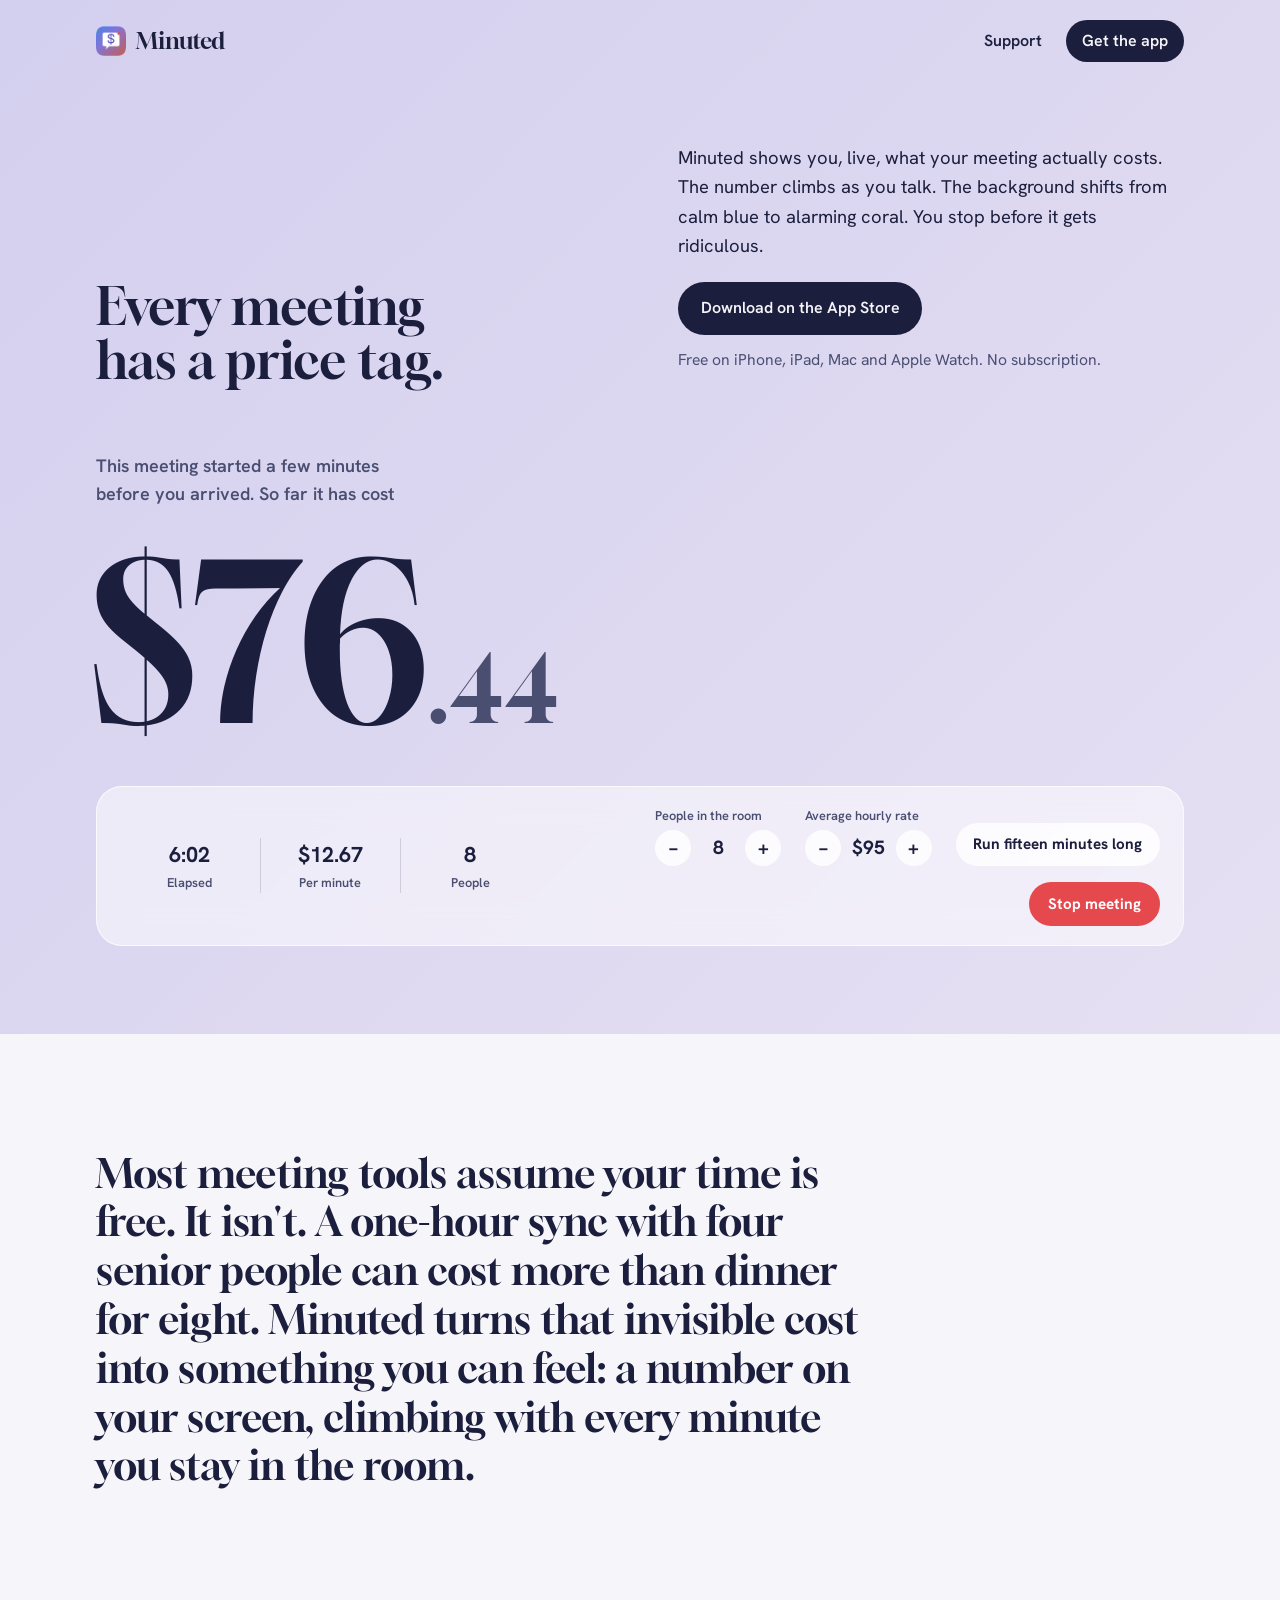
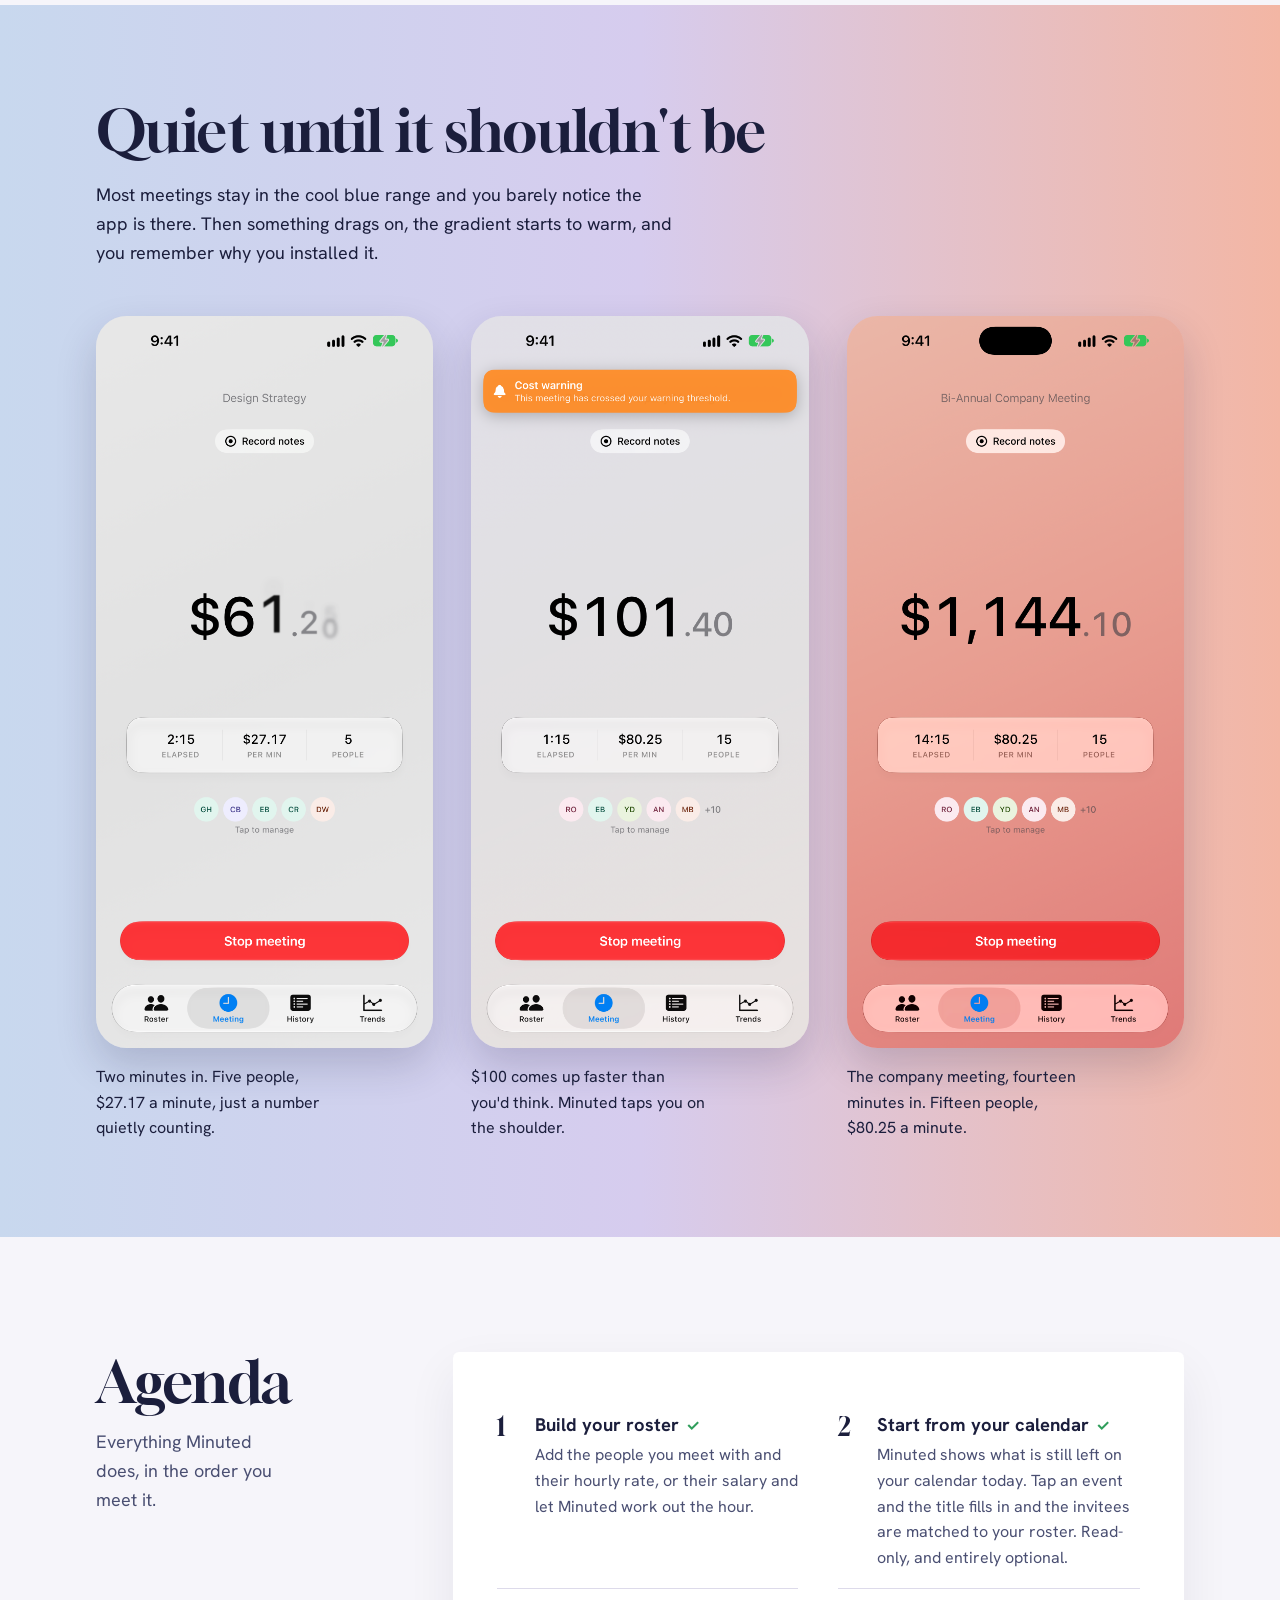
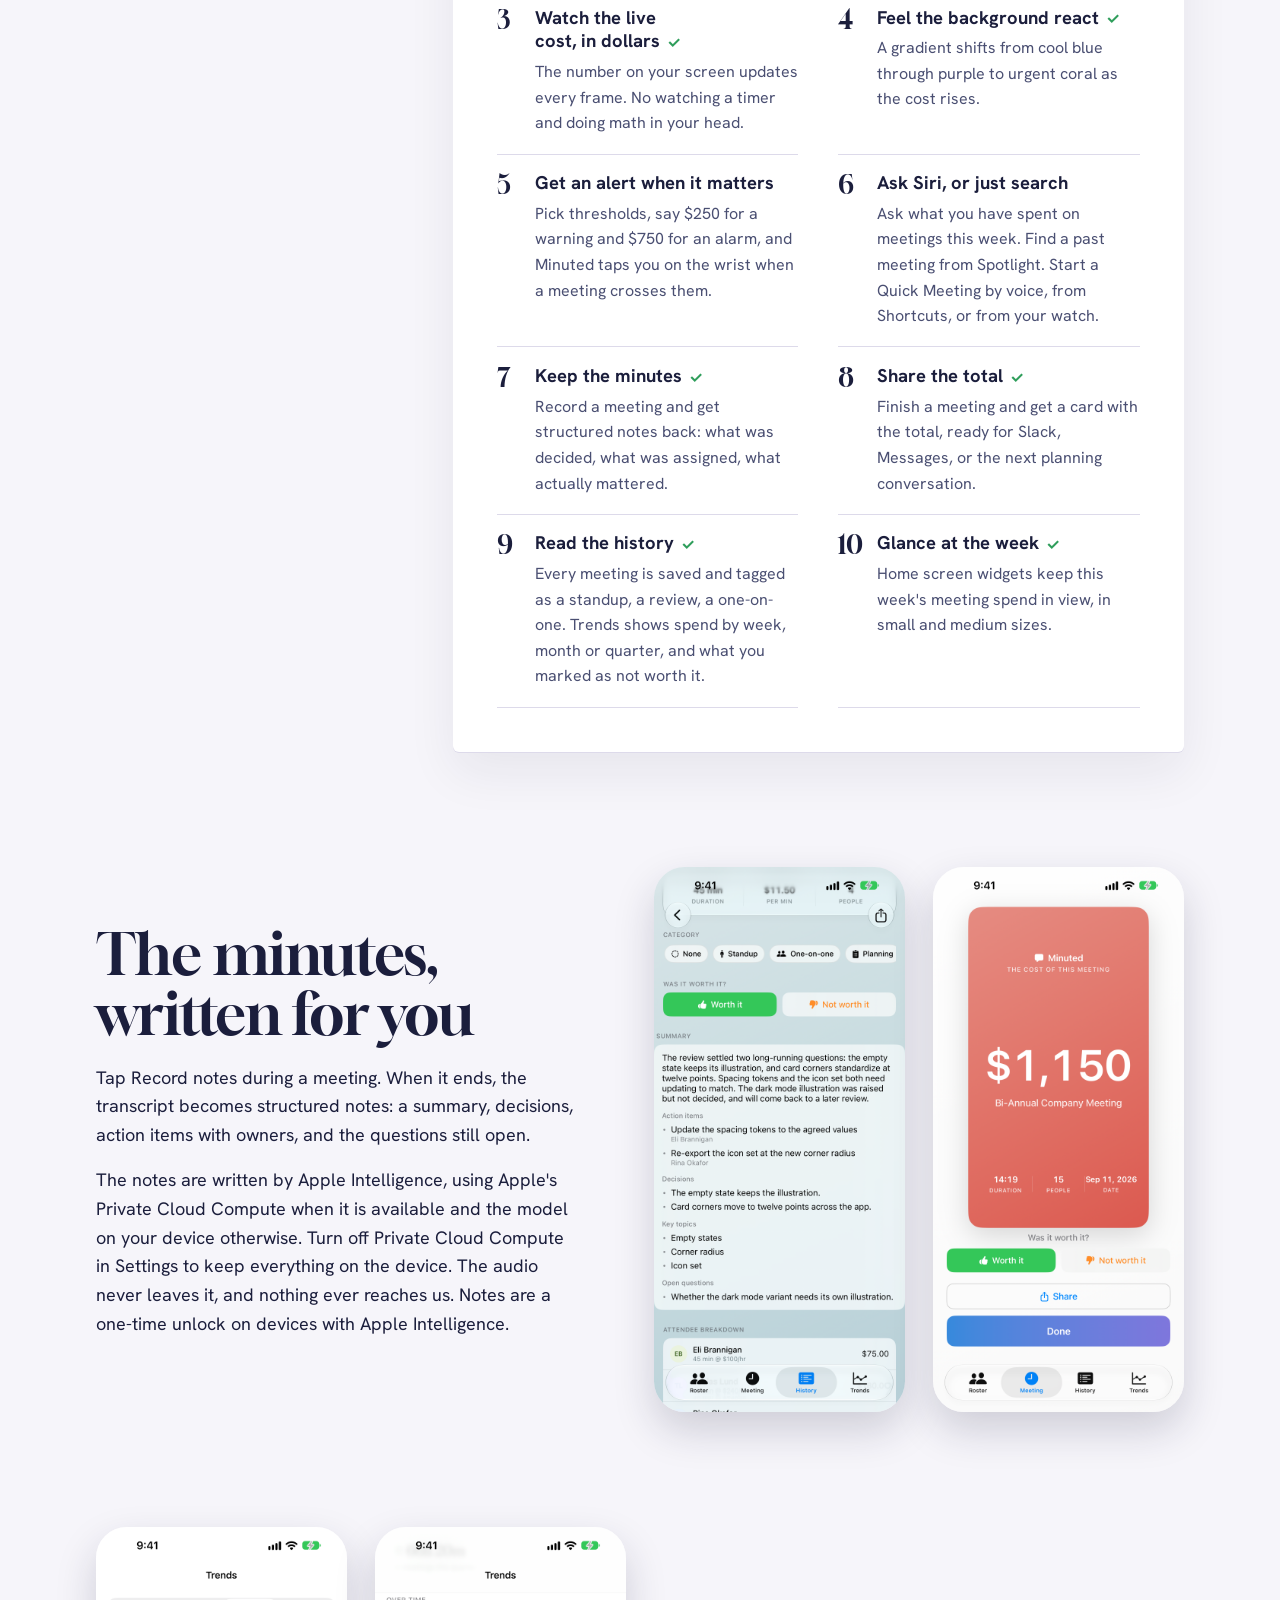
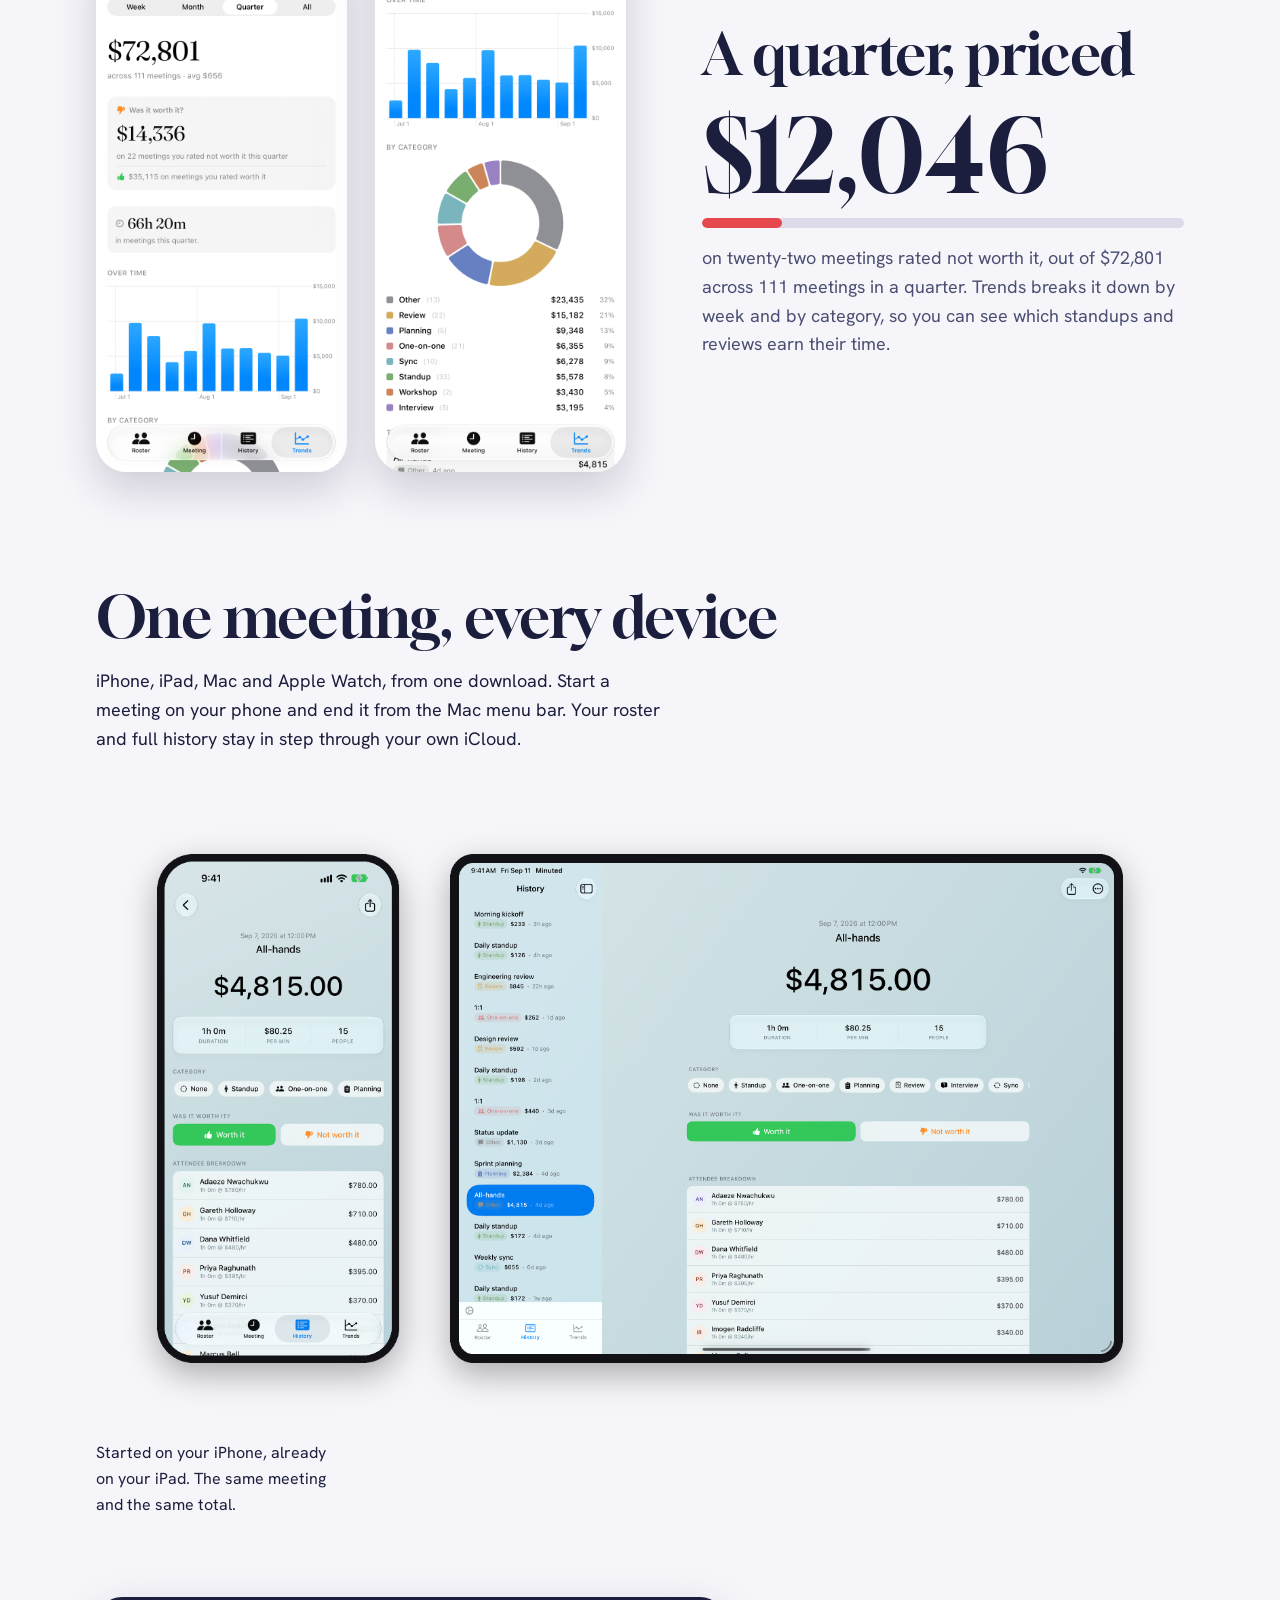
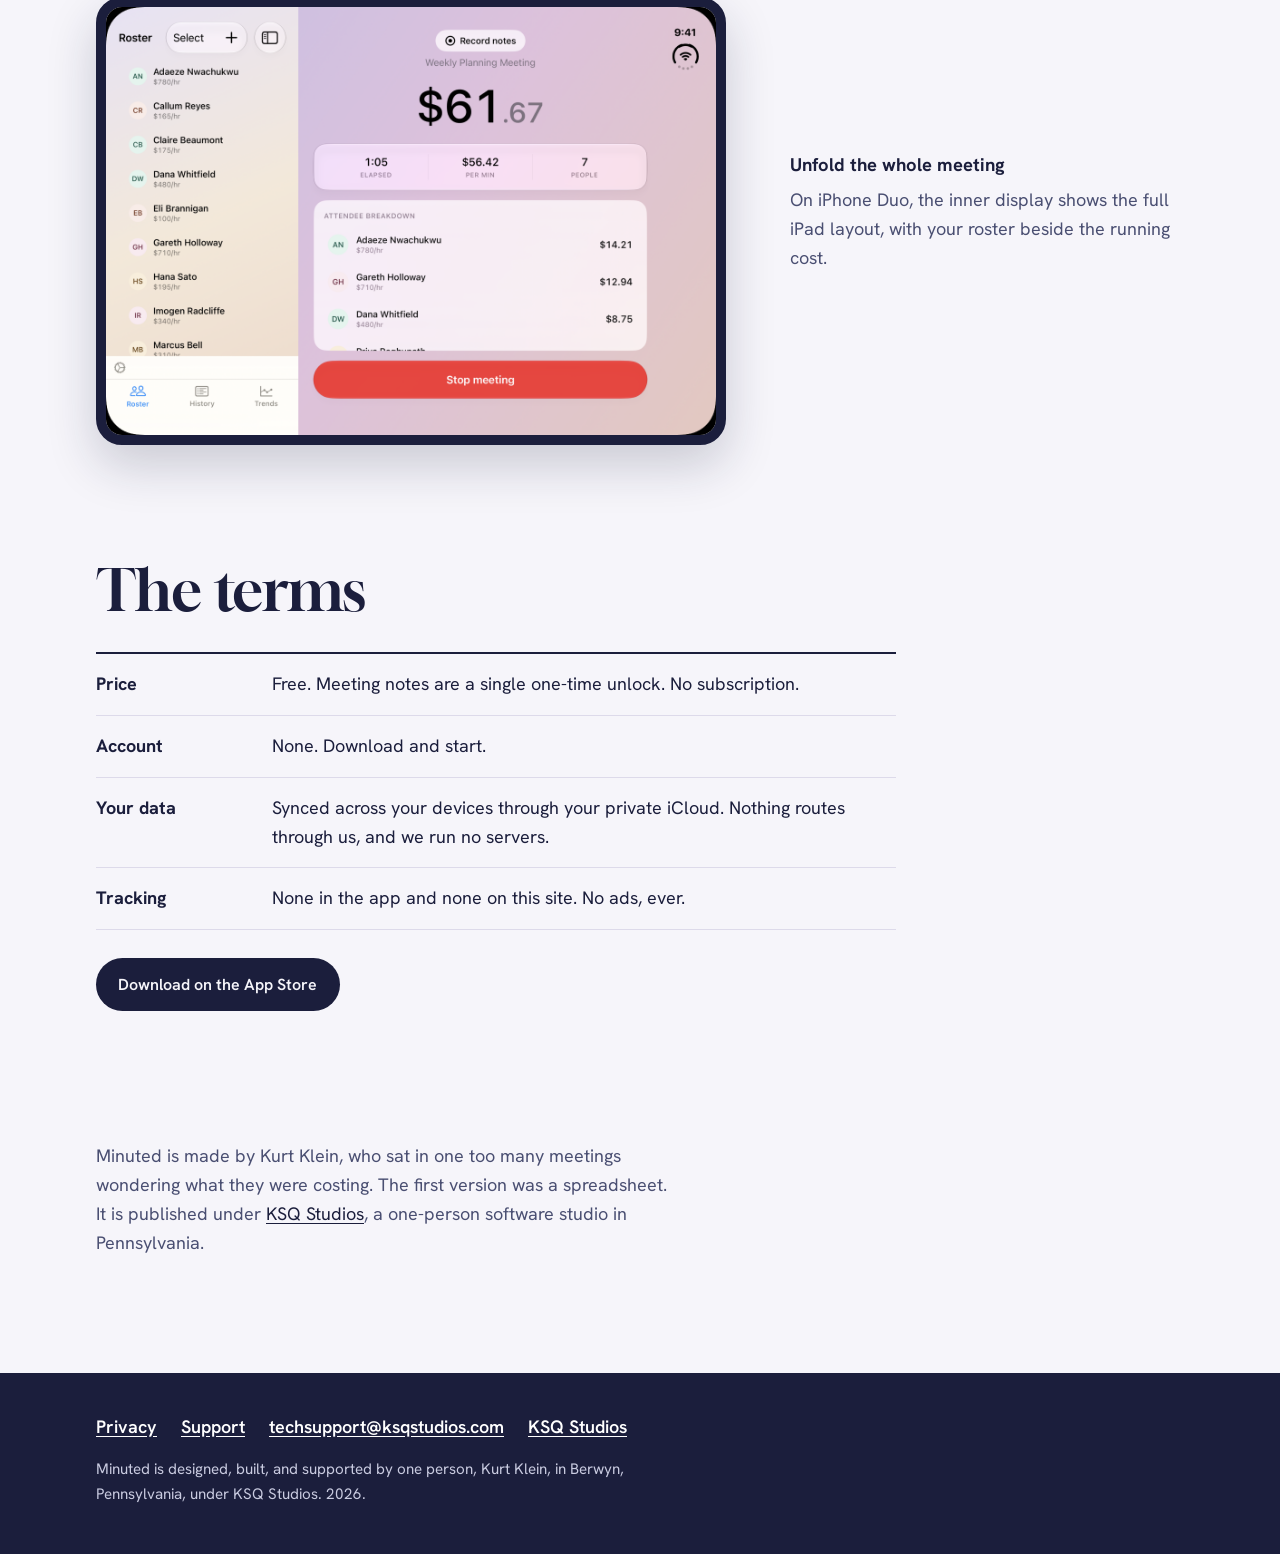
<file: index.html>
<!DOCTYPE html>
<html lang="en">
<head>
  <meta charset="UTF-8">
  <meta name="viewport" content="width=device-width, initial-scale=1.0">
  <meta name="description" content="Minuted shows you the real cost of your meetings, live, in dollars, as they happen.">
  <title>Minuted, the cost of this meeting</title>
  <meta name="theme-color" content="#cfdcef">

  <link rel="icon" type="image/png" href="/favicon.png">
  <link rel="apple-touch-icon" href="/apple-touch-icon.png">

  <meta property="og:title" content="Minuted">
  <meta property="og:description" content="See what your meetings actually cost. Live, in dollars, as they happen.">
  <meta property="og:type" content="website">
  <meta property="og:url" content="https://minuted.org">
  <meta property="og:image" content="https://minuted.org/og-image.png">
  <meta property="og:image:width" content="1200">
  <meta property="og:image:height" content="630">
  <meta name="twitter:card" content="summary_large_image">
  <meta name="twitter:image" content="https://minuted.org/og-image.png">

  <link rel="canonical" href="https://minuted.org">

  <script type="application/ld+json">
  {
    "@context": "https://schema.org",
    "@type": "SoftwareApplication",
    "name": "Minuted",
    "description": "See what your meetings actually cost. Live, in dollars, as they happen.",
    "operatingSystem": "iOS 26, iPadOS 26, macOS 26, watchOS 26 or later",
    "applicationCategory": "BusinessApplication",
    "offers": {
      "@type": "Offer",
      "price": "0",
      "priceCurrency": "USD"
    },
    "url": "https://minuted.org",
    "downloadUrl": "https://apps.apple.com/us/app/minuted/id6764897137",
    "image": "https://minuted.org/og-image.png",
    "screenshot": [
      "https://minuted.org/screenshots/meeting-cool.png",
      "https://minuted.org/screenshots/meeting-warning.png",
      "https://minuted.org/screenshots/meeting-alarm.png",
      "https://minuted.org/screenshots/meeting-notes.png",
      "https://minuted.org/screenshots/share-card.png",
      "https://minuted.org/screenshots/trends-quarter.png",
      "https://minuted.org/screenshots/trends-category.png",
      "https://minuted.org/screenshots/sync-devices.png",
      "https://minuted.org/screenshots/duo-meeting.png"
    ],
    "author": {
      "@type": "Organization",
      "name": "KSQ Studios LLC",
      "url": "https://ksqstudios.com"
    }
  }
  </script>

  <link rel="preconnect" href="https://fonts.googleapis.com">
  <link rel="preconnect" href="https://fonts.gstatic.com" crossorigin>
  <link href="https://fonts.googleapis.com/css2?family=Gloock&family=Hanken+Grotesk:wght@400;500;600;700&display=swap" rel="stylesheet">
  <link rel="stylesheet" href="/styles.css">
</head>
<body>

  <header class="bar">
    <div class="bar-inner">
      <a class="mark" href="/">
        <img src="/apple-touch-icon.png" alt="" width="30" height="30">
        Minuted
      </a>
      <nav aria-label="Site">
        <a href="/support">Support</a>
        <a class="bar-cta" href="https://apps.apple.com/us/app/minuted/id6764897137" rel="noopener">Get the app</a>
      </nav>
    </div>
  </header>

  <main>

    <!-- The meter. The band's colour follows the running cost, from calm blue
         through lilac to coral, the way the app's background does. -->
    <section class="meter" id="meter" aria-labelledby="meter-title">
      <div class="meter-inner">
        <div class="meter-top">
          <h1 id="meter-title">Every meeting has a price tag.</h1>
          <div class="meter-pitch">
            <p>
              Minuted shows you, live, what your meeting actually costs. The
              number climbs as you talk. The background shifts from calm blue
              to alarming coral. You stop before it gets ridiculous.
            </p>
            <p class="buy">
              <a class="button" href="https://apps.apple.com/us/app/minuted/id6764897137" rel="noopener">Download on the App Store</a>
              <span>Free on iPhone, iPad, Mac and Apple Watch. No subscription.</span>
            </p>
          </div>
        </div>

        <p class="meter-label" id="meter-label">This meeting started a few minutes before you arrived. So far it has cost</p>
        <p class="meter-figure" aria-describedby="meter-label"><span id="meter-dollars">$0</span><span class="meter-cents" id="meter-cents">.00</span></p>

        <p class="meter-warning" id="meter-warning" role="status" hidden></p>

        <div class="share" id="share" hidden>
          <div class="share-card">
            <p class="share-brand">Minuted</p>
            <p class="share-title">The cost of this meeting</p>
            <p class="share-total" id="share-total">$0</p>
            <dl class="share-stats">
              <div><dt>Duration</dt><dd id="share-elapsed">0:00</dd></div>
              <div><dt>People</dt><dd id="share-people">8</dd></div>
            </dl>
          </div>
          <div class="share-side">
            <p>That is the card Minuted hands you when a meeting ends, ready to share.</p>
            <button type="button" class="skip" id="restart">Start a new meeting</button>
          </div>
        </div>

        <div class="meter-panel">
          <dl class="meter-stats">
            <div><dt>Elapsed</dt><dd id="meter-elapsed">0:00</dd></div>
            <div><dt>Per minute</dt><dd id="meter-rate">$12.67</dd></div>
            <div><dt>People</dt><dd id="meter-people-stat">8</dd></div>
          </dl>

          <div class="meter-controls">
            <div class="stepper" role="group" aria-labelledby="people-label">
              <span class="stepper-label" id="people-label">People in the room</span>
              <button type="button" id="people-down" aria-label="One fewer person">&minus;</button>
              <output id="people" aria-live="polite">8</output>
              <button type="button" id="people-up" aria-label="One more person">+</button>
            </div>
            <div class="stepper" role="group" aria-labelledby="rate-label">
              <span class="stepper-label" id="rate-label">Average hourly rate</span>
              <button type="button" id="rate-down" aria-label="Lower the rate by five dollars">&minus;</button>
              <output id="rate" aria-live="polite">$95</output>
              <button type="button" id="rate-up" aria-label="Raise the rate by five dollars">+</button>
            </div>
            <button type="button" class="skip" id="skip">Run fifteen minutes long</button>
            <button type="button" class="stop" id="stop">Stop meeting</button>
          </div>
        </div>

      </div>
    </section>

    <section class="idea">
      <p>
        Most meeting tools assume your time is free. It isn't. A one-hour sync
        with four senior people can cost more than dinner for eight. Minuted
        turns that invisible cost into something you can feel: a number on
        your screen, climbing with every minute you stay in the room.
      </p>
    </section>

    <section class="calm" aria-labelledby="calm-title">
      <div class="calm-inner">
        <h2 id="calm-title">Quiet until it shouldn't be</h2>
        <p class="calm-lede">
          Most meetings stay in the cool blue range and you barely notice the
          app is there. Then something drags on, the gradient starts to warm,
          and you remember why you installed it.
        </p>
        <div class="calm-shots">
          <figure>
            <img src="/screenshots/meeting-cool.png" alt="A Design Strategy meeting in Minuted two minutes in: $61.20 on a calm blue background, five people at $27.17 a minute." width="1320" height="2868" loading="lazy">
            <figcaption>Two minutes in. Five people, $27.17 a minute, just a number quietly counting.</figcaption>
          </figure>
          <figure>
            <img src="/screenshots/meeting-warning.png" alt="Minuted showing a cost warning banner as a meeting passes $100." width="1320" height="2868" loading="lazy">
            <figcaption>$100 comes up faster than you'd think. Minuted taps you on the shoulder.</figcaption>
          </figure>
          <figure>
            <img src="/screenshots/meeting-alarm.png" alt="The Bi-Annual Company Meeting in Minuted at $1,144.10 on a warm coral background, fifteen people at $80.25 a minute." width="1320" height="2868" loading="lazy">
            <figcaption>The company meeting, fourteen minutes in. Fifteen people, $80.25 a minute.</figcaption>
          </figure>
        </div>
      </div>
    </section>

    <section class="agenda" aria-labelledby="agenda-title">
      <div class="agenda-head">
        <h2 id="agenda-title">Agenda</h2>
        <p>Everything Minuted does, in the order you meet it.</p>
      </div>
      <ol class="agenda-list" id="agenda-list">
        <li>
          <h3>Build your roster</h3>
          <p>Add the people you meet with and their hourly rate, or their salary and let Minuted work out the hour.</p>
        </li>
        <li>
          <h3>Start from your calendar</h3>
          <p>Minuted shows what is still left on your calendar today. Tap an event and the title fills in and the invitees are matched to your roster. Read-only, and entirely optional.</p>
        </li>
        <li>
          <h3>Watch the live cost, in dollars</h3>
          <p>The number on your screen updates every frame. No watching a timer and doing math in your head.</p>
        </li>
        <li>
          <h3>Feel the background react</h3>
          <p>A gradient shifts from cool blue through purple to urgent coral as the cost rises.</p>
        </li>
        <li>
          <h3>Get an alert when it matters</h3>
          <p>Pick thresholds, say $250 for a warning and $750 for an alarm, and Minuted taps you on the wrist when a meeting crosses them.</p>
        </li>
        <li>
          <h3>Ask Siri, or just search</h3>
          <p>Ask what you have spent on meetings this week. Find a past meeting from Spotlight. Start a Quick Meeting by voice, from Shortcuts, or from your watch.</p>
        </li>
        <li>
          <h3>Keep the minutes</h3>
          <p>Record a meeting and get structured notes back: what was decided, what was assigned, what actually mattered.</p>
        </li>
        <li>
          <h3>Share the total</h3>
          <p>Finish a meeting and get a card with the total, ready for Slack, Messages, or the next planning conversation.</p>
        </li>
        <li>
          <h3>Read the history</h3>
          <p>Every meeting is saved and tagged as a standup, a review, a one-on-one. Trends shows spend by week, month or quarter, and what you marked as not worth it.</p>
        </li>
        <li>
          <h3>Glance at the week</h3>
          <p>Home screen widgets keep this week's meeting spend in view, in small and medium sizes.</p>
        </li>
      </ol>
    </section>

    <section class="minutes" aria-labelledby="minutes-title">
      <div class="minutes-copy">
        <h2 id="minutes-title">The minutes, written for you</h2>
        <p>
          Tap Record notes during a meeting. When it ends, the transcript
          becomes structured notes: a summary, decisions, action items with
          owners, and the questions still open.
        </p>
        <p>
          The notes are written by Apple Intelligence, using Apple's Private
          Cloud Compute when it is available and the model on your device
          otherwise. Turn off Private Cloud Compute in Settings to keep
          everything on the device. The audio never leaves it, and nothing ever
          reaches us. Notes are a one-time unlock on devices with Apple
          Intelligence.
        </p>
      </div>
      <div class="minutes-shots">
        <img src="/screenshots/meeting-notes.png" alt="A finished meeting in Minuted with generated notes: a summary paragraph, action items with named owners, decisions, key topics and open questions." width="1320" height="2868" loading="lazy">
        <img src="/screenshots/share-card.png" alt="The share card for the Bi-Annual Company Meeting: $1,150, fourteen minutes, fifteen people." width="1320" height="2868" loading="lazy">
      </div>
    </section>

    <section class="quarter" aria-labelledby="quarter-title">
      <div class="quarter-copy">
        <h2 id="quarter-title">A quarter, priced</h2>
        <p class="quarter-figure" id="quarter-figure">$14,336</p>
        <div class="quarter-bar" aria-hidden="true"><span id="quarter-fill"></span></div>
        <p class="quarter-note">
          on twenty-two meetings rated not worth it, out of $72,801 across 111
          meetings in a quarter. Trends breaks it down by week and by
          category, so you can see which standups and reviews earn their time.
        </p>
      </div>
      <div class="quarter-shots">
        <img src="/screenshots/trends-quarter.png" alt="The Trends screen showing $72,801 across 111 meetings for the quarter, with $14,336 on meetings rated not worth it." width="1320" height="2868" loading="lazy">
        <img src="/screenshots/trends-category.png" alt="Trends showing spend over twelve weeks as a bar chart and the quarter broken down by category." width="1320" height="2868" loading="lazy">
      </div>
    </section>

    <section class="devices" aria-labelledby="devices-title">
      <h2 id="devices-title">One meeting, every device</h2>
      <p class="devices-lede">
        iPhone, iPad, Mac and Apple Watch, from one download. Start a meeting
        on your phone and end it from the Mac menu bar. Your roster and full
        history stay in step through your own iCloud.
      </p>
      <figure class="devices-sync">
        <img src="/screenshots/sync-devices.png" alt="The same All-hands meeting open on an iPhone and an iPad, both showing $4,815.00." width="3207" height="1860" loading="lazy">
        <figcaption>Started on your iPhone, already on your iPad. The same meeting and the same total.</figcaption>
      </figure>
      <div class="duo">
        <img src="/screenshots/duo-meeting.png" alt="Minuted on the unfolded iPhone Duo: the roster on the left, a Weekly Planning Meeting running at $61.67 on the right." width="1346" height="944" loading="lazy">
        <div class="duo-copy">
          <h3>Unfold the whole meeting</h3>
          <p>On iPhone Duo, the inner display shows the full iPad layout, with your roster beside the running cost.</p>
        </div>
      </div>
    </section>

    <section class="terms" aria-labelledby="terms-title">
      <h2 id="terms-title">The terms</h2>
      <dl>
        <div><dt>Price</dt><dd>Free. Meeting notes are a single one-time unlock. No subscription.</dd></div>
        <div><dt>Account</dt><dd>None. Download and start.</dd></div>
        <div><dt>Your data</dt><dd>Synced across your devices through your private iCloud. Nothing routes through us, and we run no servers.</dd></div>
        <div><dt>Tracking</dt><dd>None in the app and none on this site. No ads, ever.</dd></div>
      </dl>
      <p class="buy">
        <a class="button" href="https://apps.apple.com/us/app/minuted/id6764897137" rel="noopener">Download on the App Store</a>
      </p>
    </section>

    <section class="maker">
      <p>
        Minuted is made by Kurt Klein, who sat in one too many meetings
        wondering what they were costing. The first version was a spreadsheet.
        It is published under <a href="https://ksqstudios.com">KSQ Studios</a>,
        a one-person software studio in Pennsylvania.
      </p>
    </section>

  </main>

  <footer class="foot">
    <div class="foot-inner">
      <nav aria-label="Footer">
        <a href="/privacy">Privacy</a>
        <a href="/support">Support</a>
        <a href="mailto:techsupport@ksqstudios.com">techsupport@ksqstudios.com</a>
        <a href="https://ksqstudios.com">KSQ Studios</a>
      </nav>
      <p>Minuted is designed, built, and supported by one person, Kurt Klein, in Berwyn, Pennsylvania, under KSQ Studios. 2026.</p>
    </div>
  </footer>

  <script>
    // The meter. Cost is people times the average hourly rate, counted from
    // the moment the page opened. Nothing is stored or sent.
    (function () {
      var $ = function (id) { return document.getElementById(id); };
      var still = window.matchMedia('(prefers-reduced-motion: reduce)').matches;
      var people = 8, rate = 95;
      var offset = 6 * 60;         // the meeting began six minutes before the page opened; Run fifteen minutes long adds more
      var start = performance.now();
      var meter = $('meter');
      var warned = 0;

      // Stage colours, light to heavy, matching the app's arc.
      var stages = [
        { at: 0,    a: [200, 216, 238], b: [222, 230, 244] },
        { at: 100,  a: [214, 204, 238], b: [233, 222, 243] },
        { at: 500,  a: [243, 182, 164], b: [247, 207, 194] },
        { at: 1500, a: [236, 140, 121], b: [244, 178, 158] }
      ];
      function mix(x, y, t) { return x.map(function (v, i) { return Math.round(v + (y[i] - v) * t); }); }
      function paint(cost) {
        var i = 0;
        while (i < stages.length - 2 && cost >= stages[i + 1].at) i++;
        var s = stages[i], n = stages[i + 1];
        var t = Math.max(0, Math.min(1, (cost - s.at) / (n.at - s.at)));
        var a = mix(s.a, n.a, t), b = mix(s.b, n.b, t);
        meter.style.setProperty('--stage-a', 'rgb(' + a + ')');
        meter.style.setProperty('--stage-b', 'rgb(' + b + ')');
      }

      function money(n) { return n.toLocaleString('en-US', { minimumFractionDigits: 2, maximumFractionDigits: 2 }); }
      function clock(s) {
        s = Math.floor(s);
        var h = Math.floor(s / 3600), m = Math.floor(s % 3600 / 60), sec = s % 60;
        return (h ? h + ':' + String(m).padStart(2, '0') : m) + ':' + String(sec).padStart(2, '0');
      }

      function render() {
        var seconds = (performance.now() - start) / 1000 + offset;
        var perMinute = people * rate / 60;
        var cost = perMinute * seconds / 60;
        var parts = money(cost).split('.');
        $('meter-dollars').textContent = '$' + parts[0];
        $('meter-cents').textContent = '.' + parts[1];
        $('meter-elapsed').textContent = clock(seconds);
        $('meter-rate').textContent = '$' + money(perMinute);
        paint(cost);
        var threshold = cost >= 500 ? 500 : cost >= 100 ? 100 : 0;
        if (threshold !== warned) {
          warned = threshold;
          var w = $('meter-warning');
          w.hidden = !threshold;
          w.textContent = threshold ? 'This meeting has crossed $' + threshold + '.' : '';
          if (threshold && !still) {
            w.classList.remove('is-dropping'); void w.offsetWidth; w.classList.add('is-dropping');
          }
        }
      }

      var running = true;
      function loop() { if (running) render(); requestAnimationFrame(loop); }
      if (still) { render(); setInterval(function () { if (running) render(); }, 1000); } else { loop(); }

      // Stop deals out the share card the app makes when a meeting ends.
      $('stop').addEventListener('click', function () {
        render();
        running = false;
        var seconds = (performance.now() - start) / 1000 + offset;
        $('share-total').textContent = $('meter-dollars').textContent;
        $('share-elapsed').textContent = clock(seconds);
        $('share-people').textContent = people;
        $('share').hidden = false;
        $('stop').hidden = true;
        $('skip').hidden = true;
        $('meter-label').textContent = 'Meeting stopped. It cost';
        $('meter-warning').hidden = true;
        if (!still) { var c = $('share'); c.classList.remove('is-dealt'); void c.offsetWidth; c.classList.add('is-dealt'); }
        $('restart').focus({ preventScroll: true });
      });
      $('restart').addEventListener('click', function () {
        start = performance.now(); offset = 0; running = true; warned = -1;
        $('share').hidden = true; $('stop').hidden = false; $('skip').hidden = false;
        $('meter-label').textContent = 'Your new meeting has cost';
        render();
        $('stop').focus({ preventScroll: true });
      });

      function set() {
        $('people').textContent = people;
        $('meter-people-stat').textContent = people;
        $('rate').textContent = '$' + rate;
        render();
      }
      $('people-down').addEventListener('click', function () { people = Math.max(2, people - 1); set(); });
      $('people-up').addEventListener('click', function () { people = Math.min(60, people + 1); set(); });
      $('rate-down').addEventListener('click', function () { rate = Math.max(20, rate - 5); set(); });
      $('rate-up').addEventListener('click', function () { rate = Math.min(800, rate + 5); set(); });
      $('skip').addEventListener('click', function () { offset += 15 * 60; render(); });
    })();

    // Two movements further down, each skipped under reduced motion.
    (function () {
      if (window.matchMedia('(prefers-reduced-motion: reduce)').matches || !('IntersectionObserver' in window)) return;

      // The agenda is checked off item by item as you read it, like a
      // meeting moving through its items.
      var items = document.querySelectorAll('#agenda-list li');
      var io = new IntersectionObserver(function (entries) {
        entries.forEach(function (e) {
          if (e.isIntersecting) { e.target.classList.add('is-covered'); io.unobserve(e.target); }
        });
      }, { rootMargin: '0px 0px -45% 0px' });
      items.forEach(function (li) { io.observe(li); });

      // The quarter's figure runs up to its total, and the bar shows the
      // share of the quarter spent on meetings rated not worth it.
      var fig = document.getElementById('quarter-figure');
      var fill = document.getElementById('quarter-fill');
      var target = 14336, share = 14336 / 72801;
      fig.textContent = '$0';
      fill.style.width = '0%';
      var once = new IntersectionObserver(function (entries) {
        if (!entries[0].isIntersecting) return;
        once.disconnect();
        var t0 = performance.now(), dur = 1600;
        (function step(now) {
          var p = Math.min(1, (now - t0) / dur), e = 1 - Math.pow(1 - p, 3);
          fig.textContent = '$' + Math.round(target * e).toLocaleString('en-US');
          fill.style.width = (share * e * 100) + '%';
          if (p < 1) requestAnimationFrame(step);
        })(t0);
      }, { threshold: 0.6 });
      once.observe(fig);
    })();
  </script>

</body>
</html>
</file>
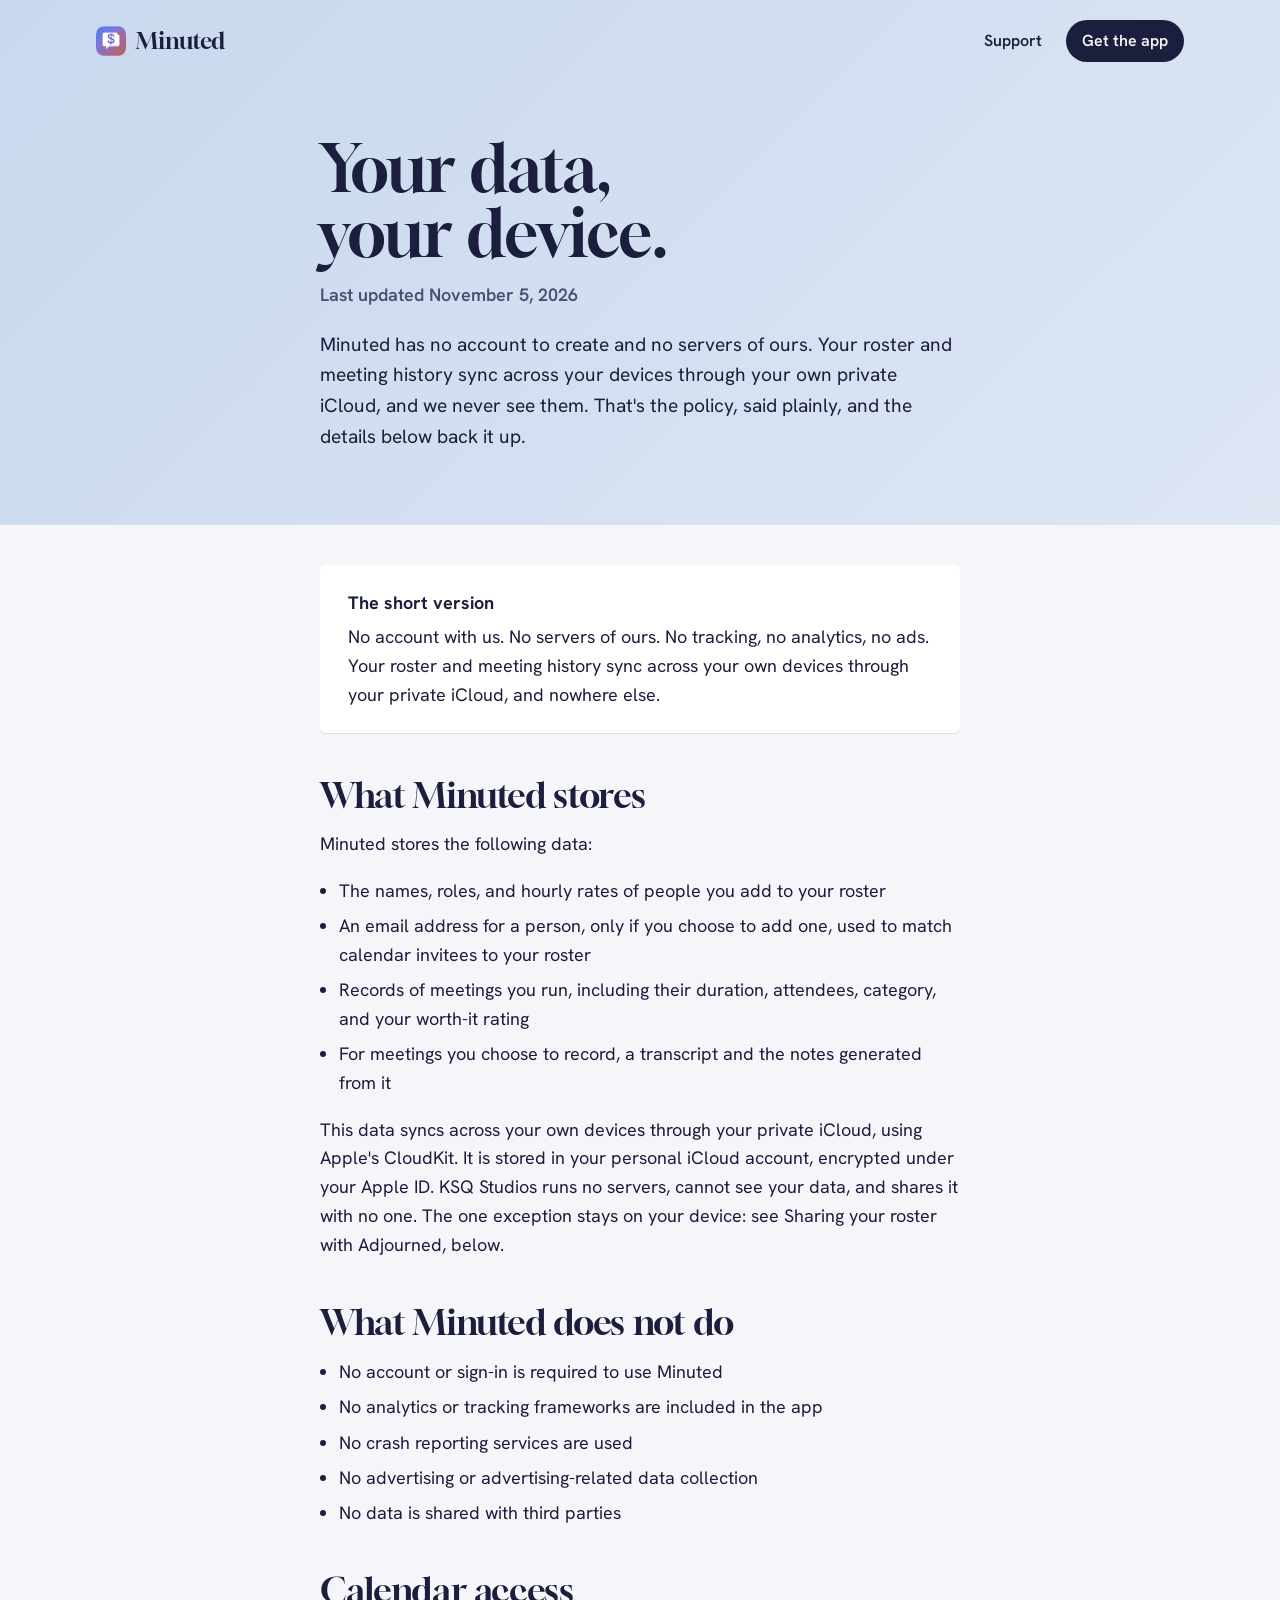
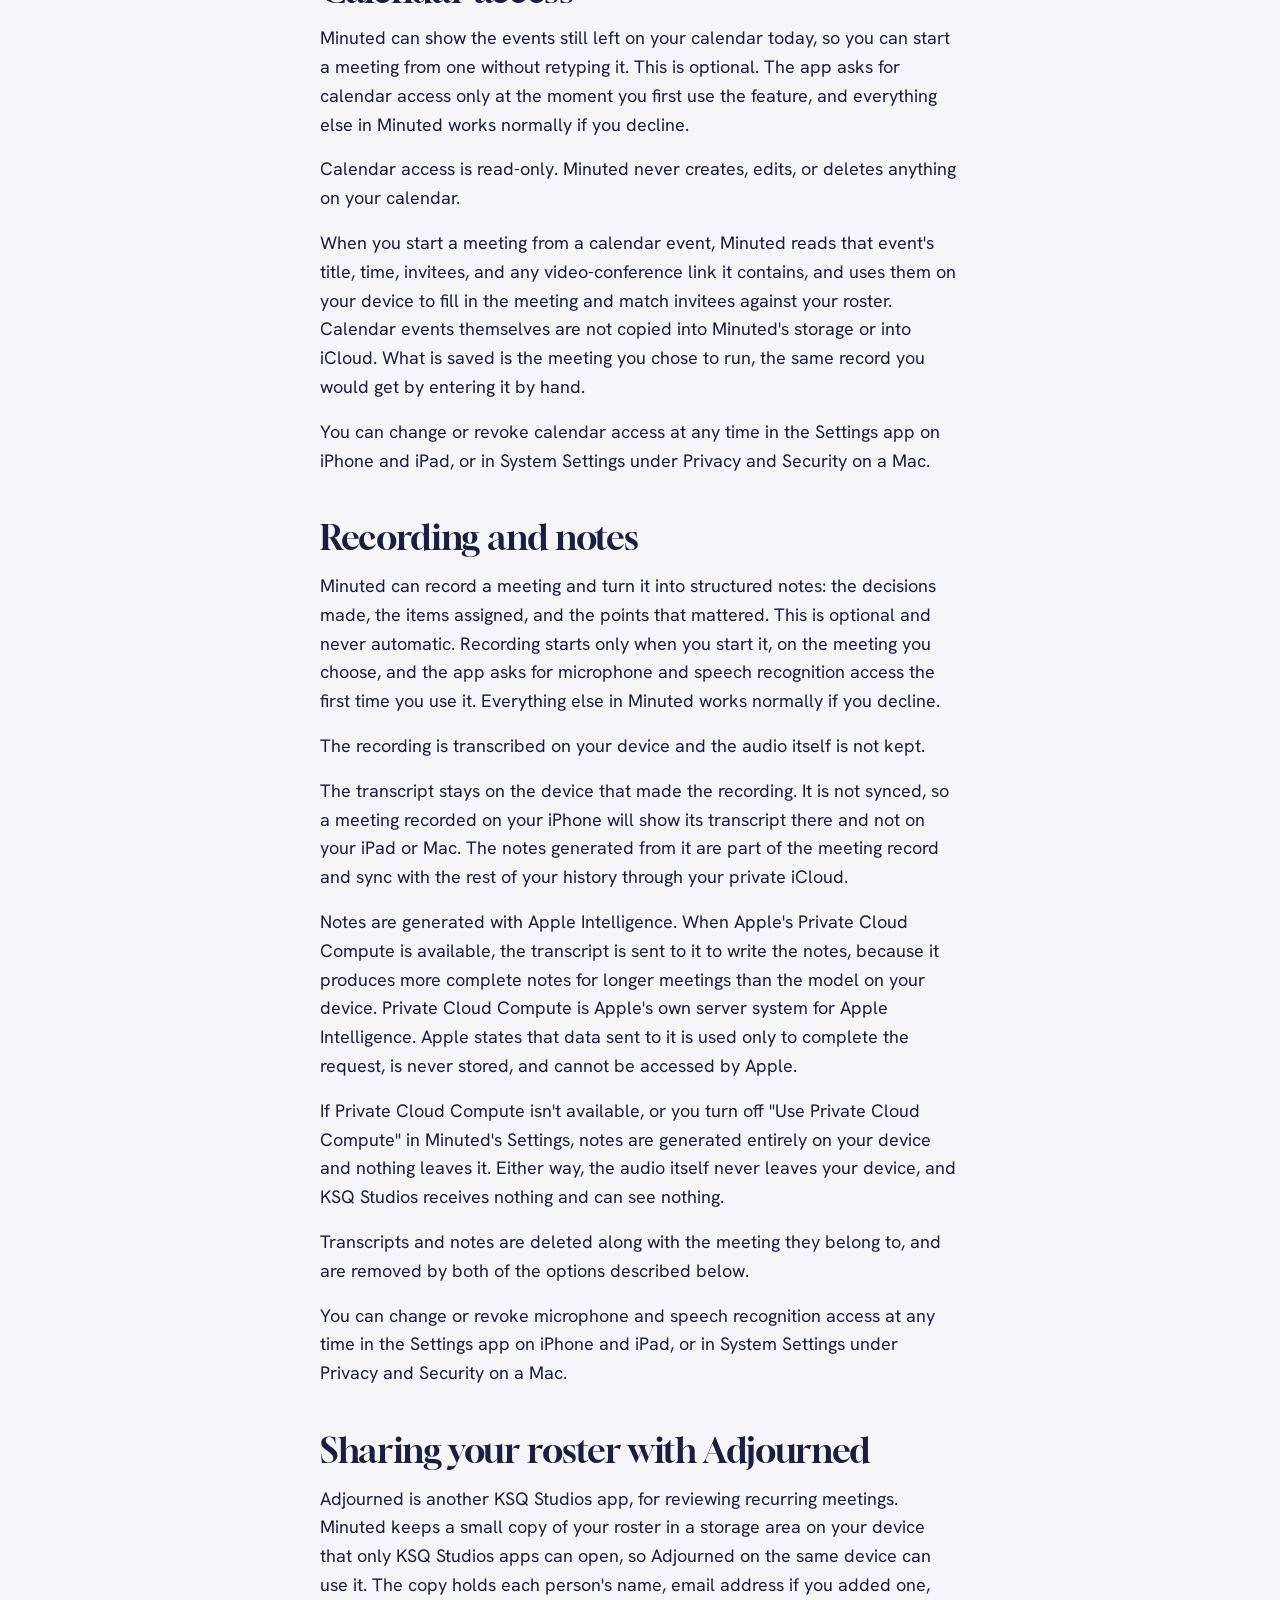
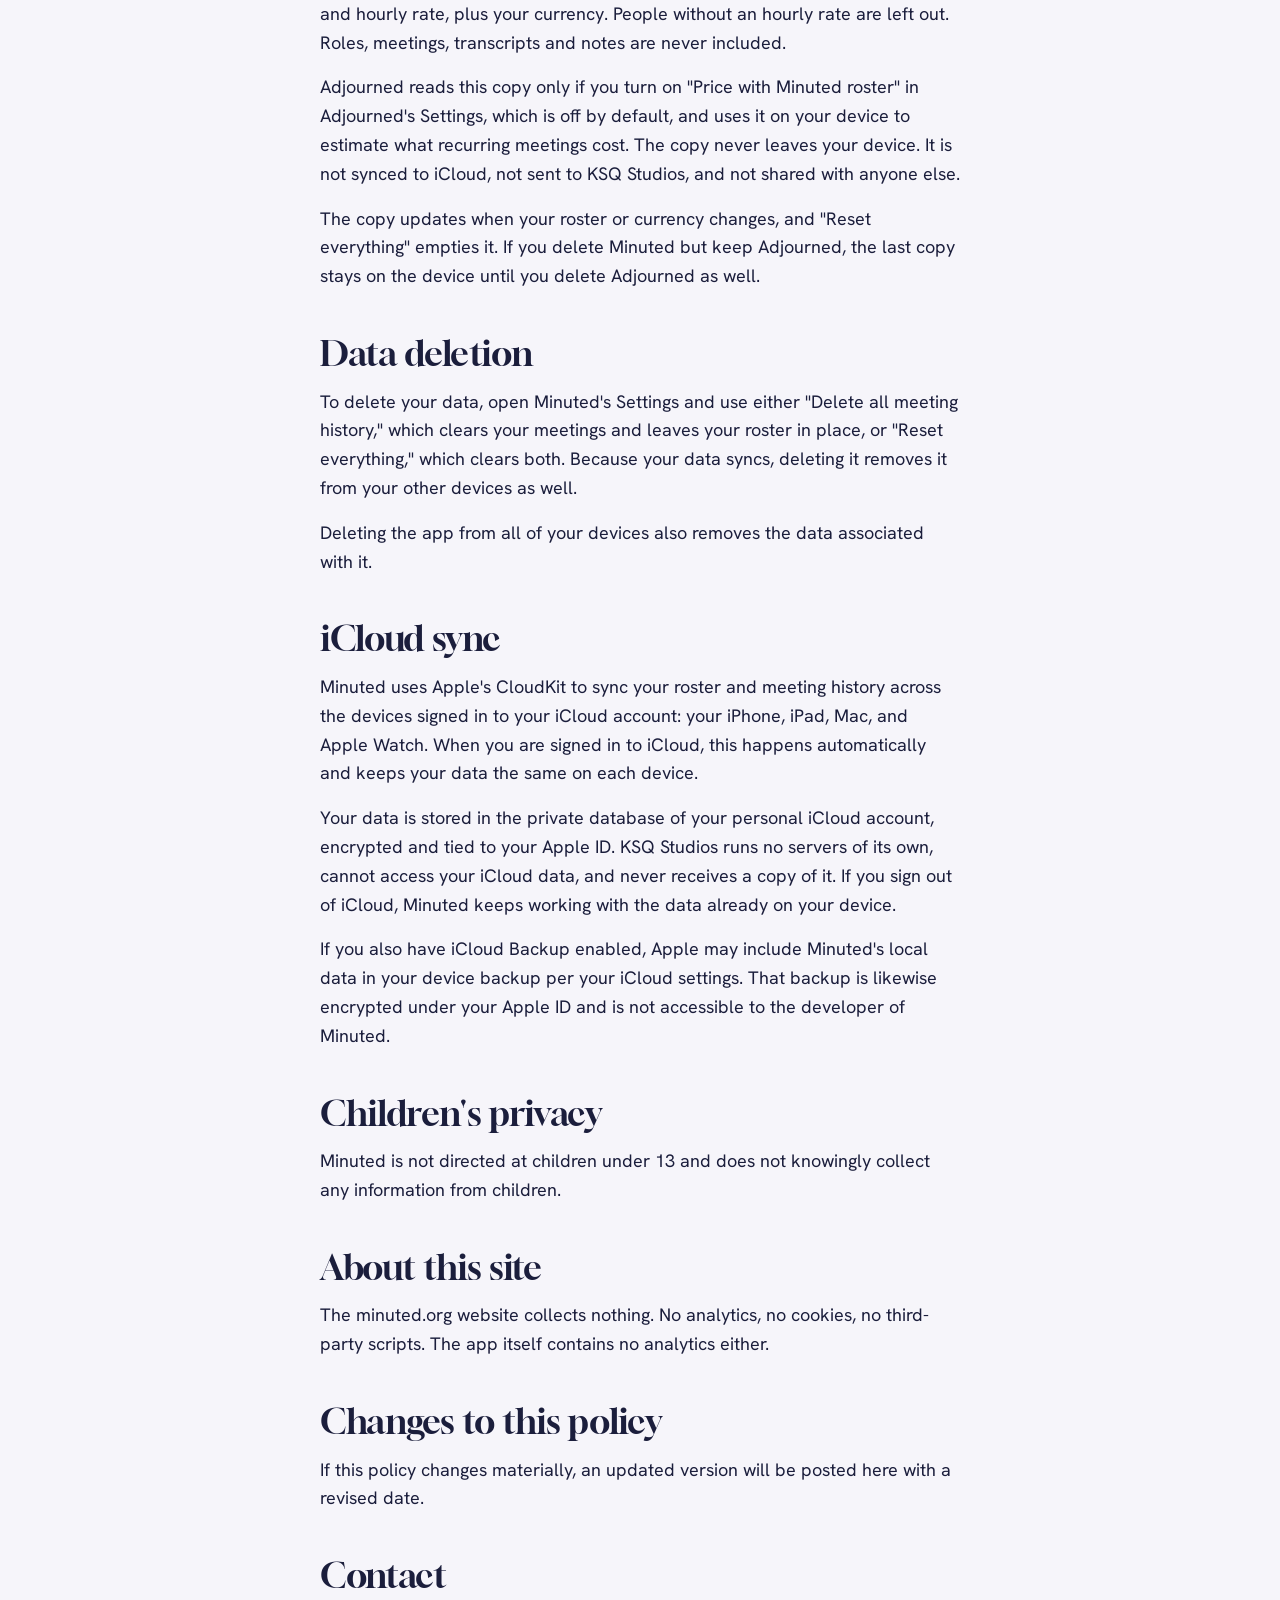
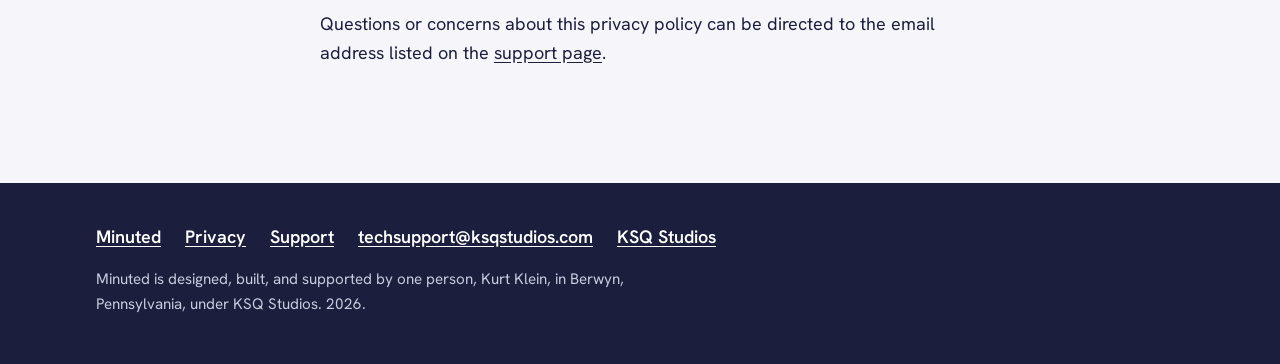
<file: privacy.html>
<!DOCTYPE html>
<html lang="en">
<head>
  <meta charset="UTF-8">
  <meta name="viewport" content="width=device-width, initial-scale=1.0">
  <meta name="description" content="Minuted has no account and no servers of ours. Your data syncs across your devices through your private iCloud, and we never see it.">
  <title>Privacy, Minuted</title>
  <link rel="icon" type="image/png" href="/favicon.png">
  <link rel="apple-touch-icon" href="/apple-touch-icon.png">
  <meta property="og:title" content="Minuted, Privacy">
  <meta property="og:description" content="Minuted has no account and no servers of ours. Your data syncs across your devices through your private iCloud, and we never see it.">
  <meta property="og:type" content="website">
  <meta property="og:url" content="https://minuted.org/privacy">
  <meta property="og:image" content="https://minuted.org/og-image.png">
  <meta property="og:image:width" content="1200">
  <meta property="og:image:height" content="630">
  <meta name="twitter:card" content="summary_large_image">
  <meta name="twitter:image" content="https://minuted.org/og-image.png">
  <link rel="canonical" href="https://minuted.org/privacy">
  <link rel="preconnect" href="https://fonts.googleapis.com">
  <link rel="preconnect" href="https://fonts.gstatic.com" crossorigin>
  <link href="https://fonts.googleapis.com/css2?family=Gloock&family=Hanken+Grotesk:wght@400;500;600;700&display=swap" rel="stylesheet">
  <link rel="stylesheet" href="/styles.css">
</head>
<body>

  <header class="bar">
    <div class="bar-inner">
      <a class="mark" href="/">
        <img src="/apple-touch-icon.png" alt="" width="30" height="30">
        Minuted
      </a>
      <nav aria-label="Site">
        <a href="/support">Support</a>
        <a class="bar-cta" href="https://apps.apple.com/us/app/minuted/id6764897137" rel="noopener">Get the app</a>
      </nav>
    </div>
  </header>

  <div class="doc-band">
    <header class="doc-head">
      <h1>Your data, your device.</h1>
      <p class="updated">Last updated November 5, 2026</p>
      <p class="sub">Minuted has no account to create and no servers of ours. Your roster and meeting history sync across your devices through your own private iCloud, and we never see them. That's the policy, said plainly, and the details below back it up.</p>
    </header>
  </div>

  <main class="doc">

<div class="panel">
<strong>The short version</strong>
<p>No account with us. No servers of ours. No tracking, no analytics, no ads. Your roster and meeting history sync across your own devices through your private iCloud, and nowhere else.</p>
</div>
<h2>What Minuted stores</h2>
<p>Minuted stores the following data:</p>
<ul>
<li>The names, roles, and hourly rates of people you add to your roster</li>
<li>An email address for a person, only if you choose to add one, used to match calendar invitees to your roster</li>
<li>Records of meetings you run, including their duration, attendees, category, and your worth-it rating</li>
<li>For meetings you choose to record, a transcript and the notes generated from it</li>
</ul>
<p>This data syncs across your own devices through your private iCloud, using Apple's CloudKit. It is stored in your personal iCloud account, encrypted under your Apple ID. KSQ Studios runs no servers, cannot see your data, and shares it with no one. The one exception stays on your device: see Sharing your roster with Adjourned, below.</p>
<h2>What Minuted does not do</h2>
<ul>
<li>No account or sign-in is required to use Minuted</li>
<li>No analytics or tracking frameworks are included in the app</li>
<li>No crash reporting services are used</li>
<li>No advertising or advertising-related data collection</li>
<li>No data is shared with third parties</li>
</ul>
<h2>Calendar access</h2>
<p>Minuted can show the events still left on your calendar today, so you can start a meeting from one without retyping it. This is optional. The app asks for calendar access only at the moment you first use the feature, and everything else in Minuted works normally if you decline.</p>
<p>Calendar access is read-only. Minuted never creates, edits, or deletes anything on your calendar.</p>
<p>When you start a meeting from a calendar event, Minuted reads that event's title, time, invitees, and any video-conference link it contains, and uses them on your device to fill in the meeting and match invitees against your roster. Calendar events themselves are not copied into Minuted's storage or into iCloud. What is saved is the meeting you chose to run, the same record you would get by entering it by hand.</p>
<p>You can change or revoke calendar access at any time in the Settings app on iPhone and iPad, or in System Settings under Privacy and Security on a Mac.</p>
<h2>Recording and notes</h2>
<p>Minuted can record a meeting and turn it into structured notes: the decisions made, the items assigned, and the points that mattered. This is optional and never automatic. Recording starts only when you start it, on the meeting you choose, and the app asks for microphone and speech recognition access the first time you use it. Everything else in Minuted works normally if you decline.</p>
<p>The recording is transcribed on your device and the audio itself is not kept.</p>
<p>The transcript stays on the device that made the recording. It is not synced, so a meeting recorded on your iPhone will show its transcript there and not on your iPad or Mac. The notes generated from it are part of the meeting record and sync with the rest of your history through your private iCloud.</p>
<p>Notes are generated with Apple Intelligence. When Apple's Private Cloud Compute is available, the transcript is sent to it to write the notes, because it produces more complete notes for longer meetings than the model on your device. Private Cloud Compute is Apple's own server system for Apple Intelligence. Apple states that data sent to it is used only to complete the request, is never stored, and cannot be accessed by Apple.</p>
<p>If Private Cloud Compute isn't available, or you turn off "Use Private Cloud Compute" in Minuted's Settings, notes are generated entirely on your device and nothing leaves it. Either way, the audio itself never leaves your device, and KSQ Studios receives nothing and can see nothing.</p>
<p>Transcripts and notes are deleted along with the meeting they belong to, and are removed by both of the options described below.</p>
<p>You can change or revoke microphone and speech recognition access at any time in the Settings app on iPhone and iPad, or in System Settings under Privacy and Security on a Mac.</p>
<h2>Sharing your roster with Adjourned</h2>
<p>Adjourned is another KSQ Studios app, for reviewing recurring meetings. Minuted keeps a small copy of your roster in a storage area on your device that only KSQ Studios apps can open, so Adjourned on the same device can use it. The copy holds each person's name, email address if you added one, and hourly rate, plus your currency. People without an hourly rate are left out. Roles, meetings, transcripts and notes are never included.</p>
<p>Adjourned reads this copy only if you turn on "Price with Minuted roster" in Adjourned's Settings, which is off by default, and uses it on your device to estimate what recurring meetings cost. The copy never leaves your device. It is not synced to iCloud, not sent to KSQ Studios, and not shared with anyone else.</p>
<p>The copy updates when your roster or currency changes, and "Reset everything" empties it. If you delete Minuted but keep Adjourned, the last copy stays on the device until you delete Adjourned as well.</p>
<h2>Data deletion</h2>
<p>To delete your data, open Minuted's Settings and use either "Delete all meeting history," which clears your meetings and leaves your roster in place, or "Reset everything," which clears both. Because your data syncs, deleting it removes it from your other devices as well.</p>
<p>Deleting the app from all of your devices also removes the data associated with it.</p>
<h2>iCloud sync</h2>
<p>Minuted uses Apple's CloudKit to sync your roster and meeting history across the devices signed in to your iCloud account: your iPhone, iPad, Mac, and Apple Watch. When you are signed in to iCloud, this happens automatically and keeps your data the same on each device.</p>
<p>Your data is stored in the private database of your personal iCloud account, encrypted and tied to your Apple ID. KSQ Studios runs no servers of its own, cannot access your iCloud data, and never receives a copy of it. If you sign out of iCloud, Minuted keeps working with the data already on your device.</p>
<p>If you also have iCloud Backup enabled, Apple may include Minuted's local data in your device backup per your iCloud settings. That backup is likewise encrypted under your Apple ID and is not accessible to the developer of Minuted.</p>
<h2>Children's privacy</h2>
<p>Minuted is not directed at children under 13 and does not knowingly collect any information from children.</p>
<h2>About this site</h2>
<p>The minuted.org website collects nothing. No analytics, no cookies, no third-party scripts. The app itself contains no analytics either.</p>
<h2>Changes to this policy</h2>
<p>If this policy changes materially, an updated version will be posted here with a revised date.</p>
<h2>Contact</h2>
<p>Questions or concerns about this privacy policy can be directed to the email address listed on the <a href="/support">support page</a>.</p>

  </main>

  <footer class="foot">
    <div class="foot-inner">
      <nav aria-label="Footer">
        <a href="/">Minuted</a>
        <a href="/privacy">Privacy</a>
        <a href="/support">Support</a>
        <a href="mailto:techsupport@ksqstudios.com">techsupport@ksqstudios.com</a>
        <a href="https://ksqstudios.com">KSQ Studios</a>
      </nav>
      <p>Minuted is designed, built, and supported by one person, Kurt Klein, in Berwyn, Pennsylvania, under KSQ Studios. 2026.</p>
    </div>
  </footer>

</body>
</html>
</file>
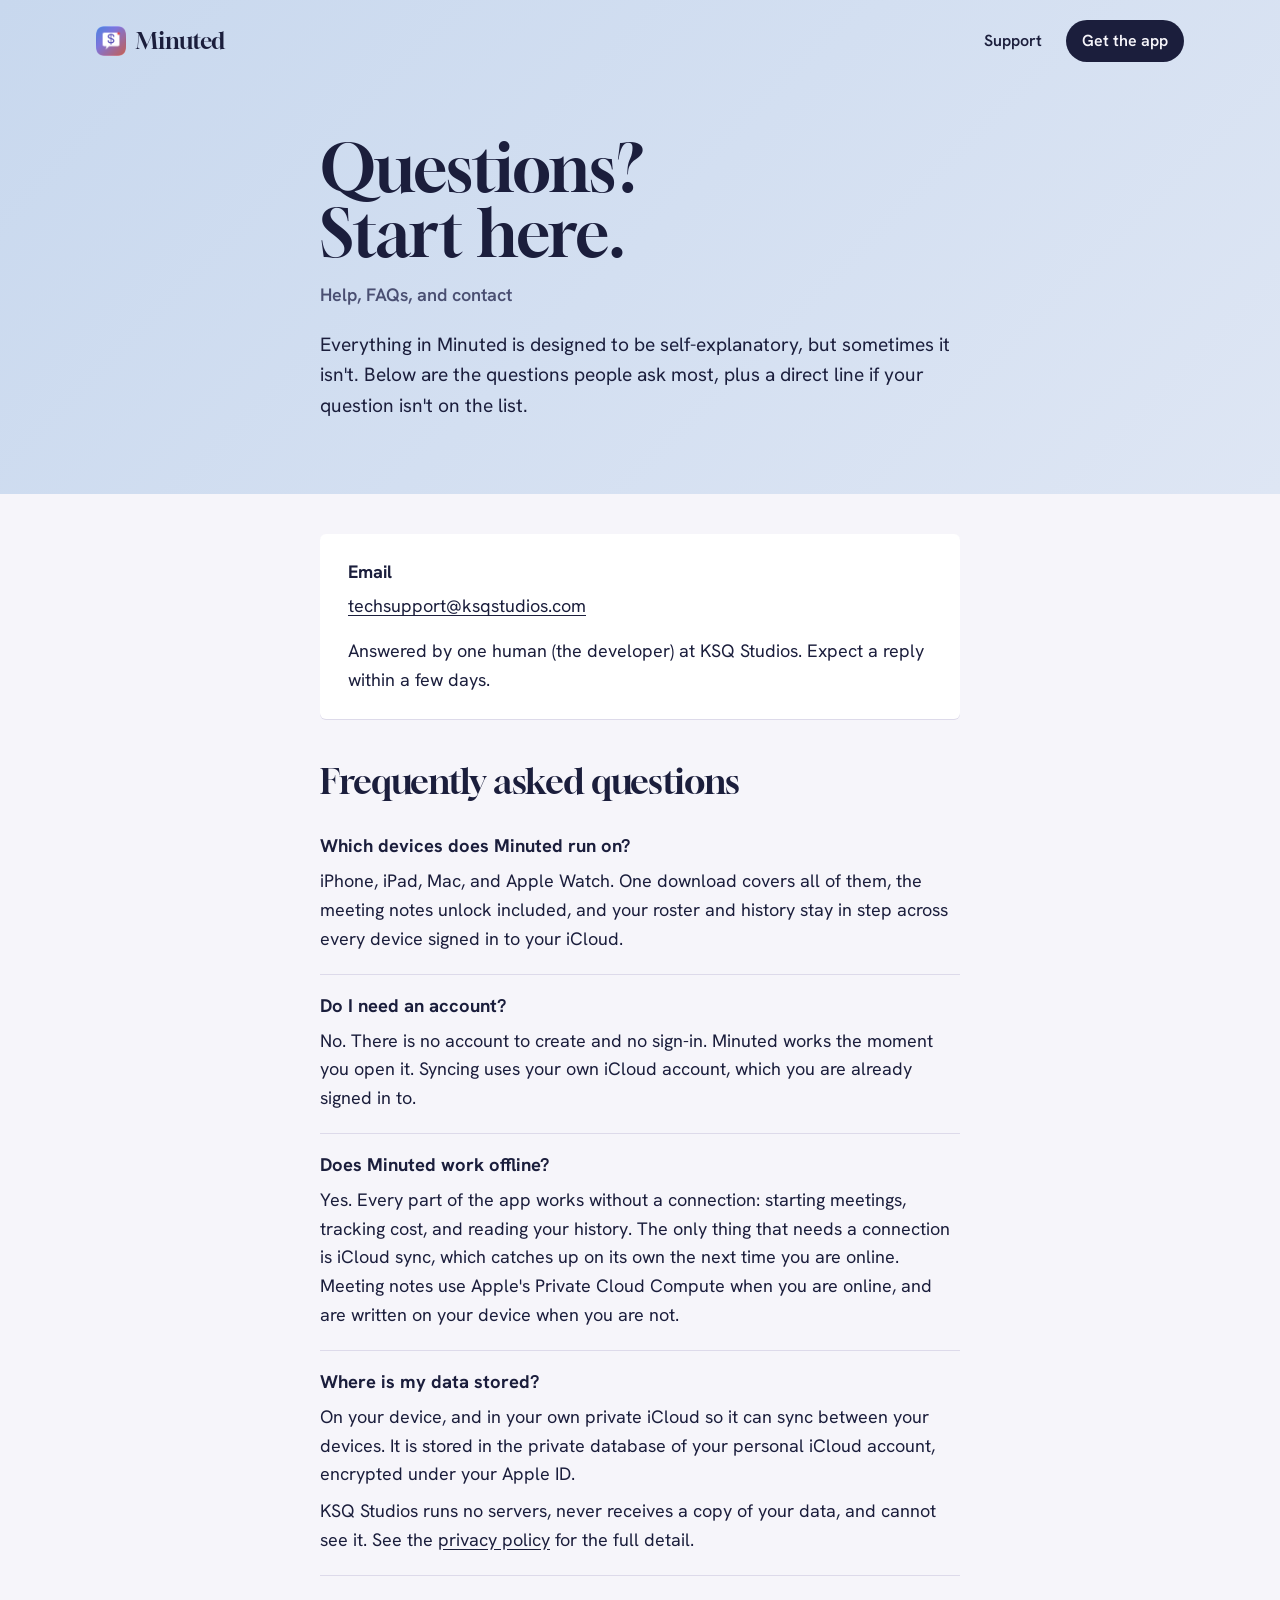
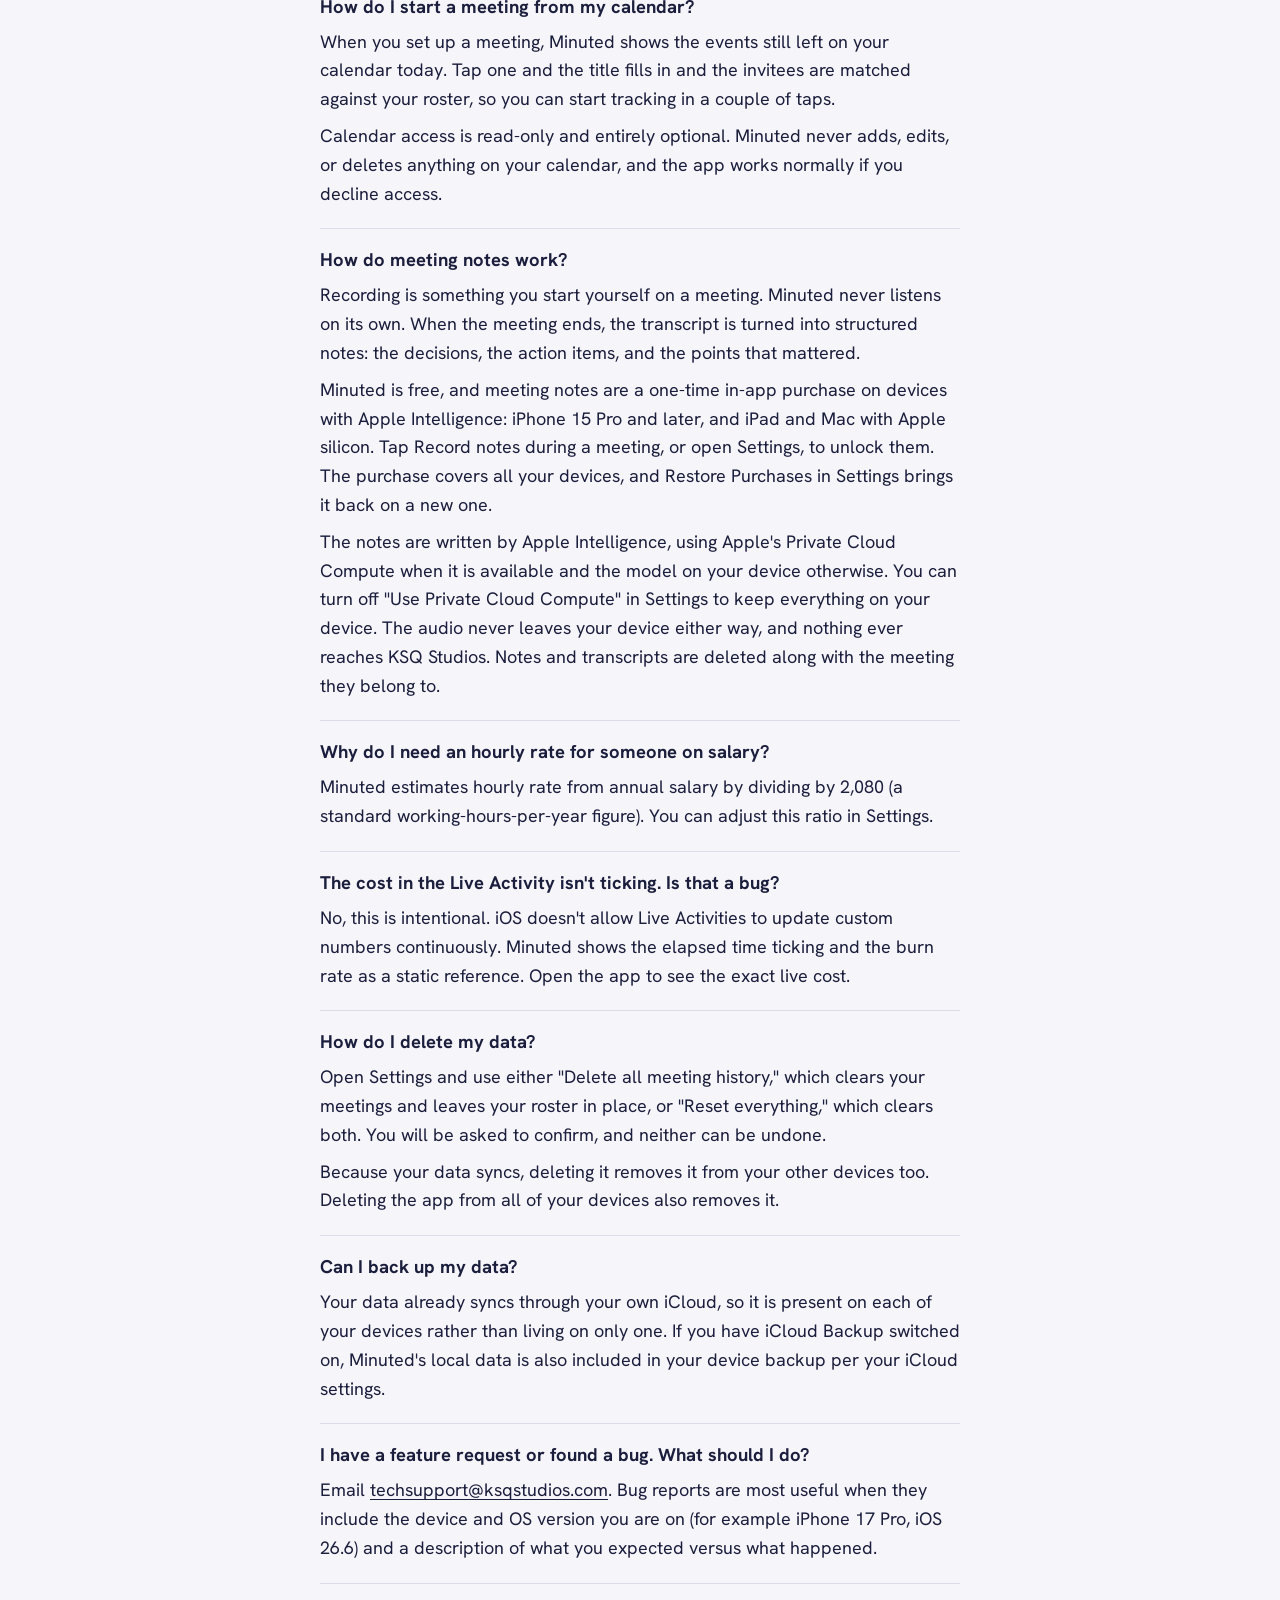
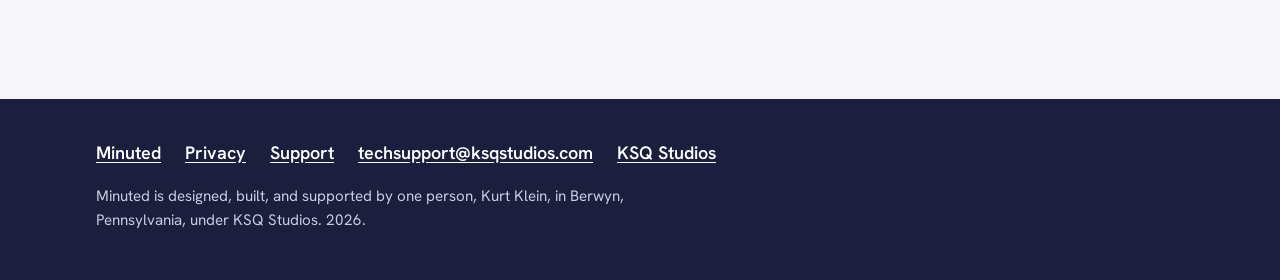
<file: support.html>
<!DOCTYPE html>
<html lang="en">
<head>
  <meta charset="UTF-8">
  <meta name="viewport" content="width=device-width, initial-scale=1.0">
  <meta name="description" content="Help, FAQs, and contact info for Minuted, the meeting cost tracker for iPhone, iPad, Mac, and Apple Watch.">
  <title>Support, Minuted</title>
  <link rel="icon" type="image/png" href="/favicon.png">
  <link rel="apple-touch-icon" href="/apple-touch-icon.png">
  <meta property="og:title" content="Minuted, Support">
  <meta property="og:description" content="Help, FAQs, and contact info for Minuted, the meeting cost tracker for iPhone, iPad, Mac, and Apple Watch.">
  <meta property="og:type" content="website">
  <meta property="og:url" content="https://minuted.org/support">
  <meta property="og:image" content="https://minuted.org/og-image.png">
  <meta property="og:image:width" content="1200">
  <meta property="og:image:height" content="630">
  <meta name="twitter:card" content="summary_large_image">
  <meta name="twitter:image" content="https://minuted.org/og-image.png">
  <link rel="canonical" href="https://minuted.org/support">
  <link rel="preconnect" href="https://fonts.googleapis.com">
  <link rel="preconnect" href="https://fonts.gstatic.com" crossorigin>
  <link href="https://fonts.googleapis.com/css2?family=Gloock&family=Hanken+Grotesk:wght@400;500;600;700&display=swap" rel="stylesheet">
  <link rel="stylesheet" href="/styles.css">
</head>
<body>

  <header class="bar">
    <div class="bar-inner">
      <a class="mark" href="/">
        <img src="/apple-touch-icon.png" alt="" width="30" height="30">
        Minuted
      </a>
      <nav aria-label="Site">
        <a href="/support">Support</a>
        <a class="bar-cta" href="https://apps.apple.com/us/app/minuted/id6764897137" rel="noopener">Get the app</a>
      </nav>
    </div>
  </header>

  <div class="doc-band">
    <header class="doc-head">
      <h1>Questions? Start here.</h1>
      <p class="updated">Help, FAQs, and contact</p>
      <p class="sub">Everything in Minuted is designed to be self-explanatory, but sometimes it isn't. Below are the questions people ask most, plus a direct line if your question isn't on the list.</p>
    </header>
  </div>

  <main class="doc">
    <div class="panel">
      <strong>Email</strong>
      <p><a href="mailto:techsupport@ksqstudios.com">techsupport@ksqstudios.com</a></p>
      <p>Answered by one human (the developer) at KSQ Studios. Expect a reply within a few days.</p>
    </div>

<h2>Frequently asked questions</h2>

<div class="faq">
<h3>Which devices does Minuted run on?</h3>
<p>iPhone, iPad, Mac, and Apple Watch. One download covers all of them, the meeting notes unlock included, and your roster and history stay in step across every device signed in to your iCloud.</p>
</div>
<div class="faq">
<h3>Do I need an account?</h3>
<p>No. There is no account to create and no sign-in. Minuted works the moment you open it. Syncing uses your own iCloud account, which you are already signed in to.</p>
</div>
<div class="faq">
<h3>Does Minuted work offline?</h3>
<p>Yes. Every part of the app works without a connection: starting meetings, tracking cost, and reading your history. The only thing that needs a connection is iCloud sync, which catches up on its own the next time you are online. Meeting notes use Apple's Private Cloud Compute when you are online, and are written on your device when you are not.</p>
</div>
<div class="faq">
<h3>Where is my data stored?</h3>
<p>On your device, and in your own private iCloud so it can sync between your devices. It is stored in the private database of your personal iCloud account, encrypted under your Apple ID.</p>
<p>KSQ Studios runs no servers, never receives a copy of your data, and cannot see it. See the <a href="/privacy">privacy policy</a> for the full detail.</p>
</div>
<div class="faq">
<h3>How do I start a meeting from my calendar?</h3>
<p>When you set up a meeting, Minuted shows the events still left on your calendar today. Tap one and the title fills in and the invitees are matched against your roster, so you can start tracking in a couple of taps.</p>
<p>Calendar access is read-only and entirely optional. Minuted never adds, edits, or deletes anything on your calendar, and the app works normally if you decline access.</p>
</div>
<div class="faq">
<h3>How do meeting notes work?</h3>
<p>Recording is something you start yourself on a meeting. Minuted never listens on its own. When the meeting ends, the transcript is turned into structured notes: the decisions, the action items, and the points that mattered.</p>
<p>Minuted is free, and meeting notes are a one-time in-app purchase on devices with Apple Intelligence: iPhone 15 Pro and later, and iPad and Mac with Apple silicon. Tap Record notes during a meeting, or open Settings, to unlock them. The purchase covers all your devices, and Restore Purchases in Settings brings it back on a new one.</p>
<p>The notes are written by Apple Intelligence, using Apple's Private Cloud Compute when it is available and the model on your device otherwise. You can turn off "Use Private Cloud Compute" in Settings to keep everything on your device. The audio never leaves your device either way, and nothing ever reaches KSQ Studios. Notes and transcripts are deleted along with the meeting they belong to.</p>
</div>
<div class="faq">
<h3>Why do I need an hourly rate for someone on salary?</h3>
<p>Minuted estimates hourly rate from annual salary by dividing by 2,080 (a standard working-hours-per-year figure). You can adjust this ratio in Settings.</p>
</div>
<div class="faq">
<h3>The cost in the Live Activity isn't ticking. Is that a bug?</h3>
<p>No, this is intentional. iOS doesn't allow Live Activities to update custom numbers continuously. Minuted shows the elapsed time ticking and the burn rate as a static reference. Open the app to see the exact live cost.</p>
</div>
<div class="faq">
<h3>How do I delete my data?</h3>
<p>Open Settings and use either "Delete all meeting history," which clears your meetings and leaves your roster in place, or "Reset everything," which clears both. You will be asked to confirm, and neither can be undone.</p>
<p>Because your data syncs, deleting it removes it from your other devices too. Deleting the app from all of your devices also removes it.</p>
</div>
<div class="faq">
<h3>Can I back up my data?</h3>
<p>Your data already syncs through your own iCloud, so it is present on each of your devices rather than living on only one. If you have iCloud Backup switched on, Minuted's local data is also included in your device backup per your iCloud settings.</p>
</div>
<div class="faq">
<h3>I have a feature request or found a bug. What should I do?</h3>
<p>Email <a href="mailto:techsupport@ksqstudios.com">techsupport@ksqstudios.com</a>. Bug reports are most useful when they include the device and OS version you are on (for example iPhone 17 Pro, iOS 26.6) and a description of what you expected versus what happened.</p>
</div>


  </main>

  <footer class="foot">
    <div class="foot-inner">
      <nav aria-label="Footer">
        <a href="/">Minuted</a>
        <a href="/privacy">Privacy</a>
        <a href="/support">Support</a>
        <a href="mailto:techsupport@ksqstudios.com">techsupport@ksqstudios.com</a>
        <a href="https://ksqstudios.com">KSQ Studios</a>
      </nav>
      <p>Minuted is designed, built, and supported by one person, Kurt Klein, in Berwyn, Pennsylvania, under KSQ Studios. 2026.</p>
    </div>
  </footer>

</body>
</html>
</file>
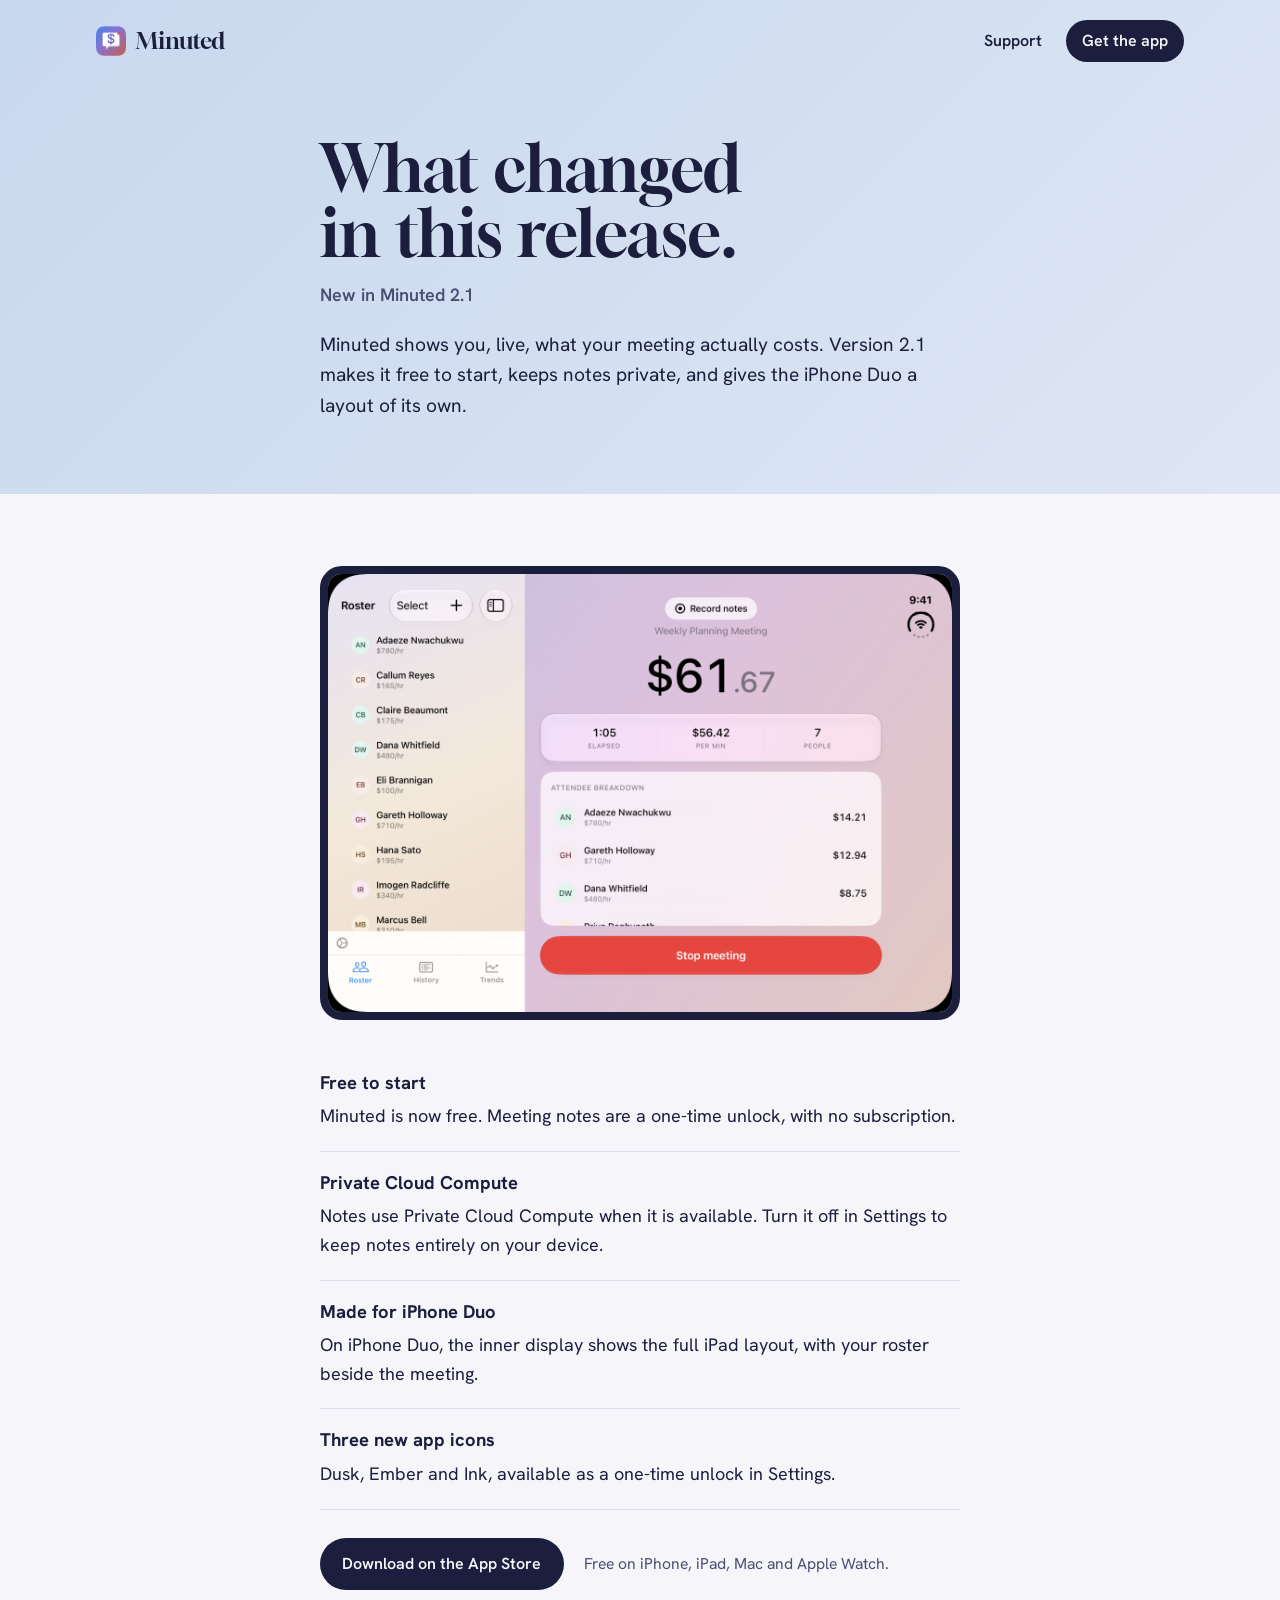
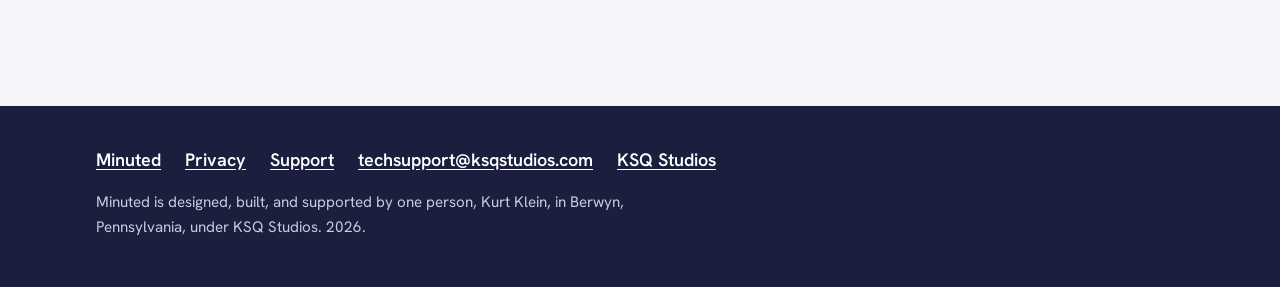
<file: event/duo.html>
<!DOCTYPE html>
<html lang="en">
<head>
  <meta charset="UTF-8">
  <meta name="viewport" content="width=device-width, initial-scale=1.0">
  <meta name="description" content="What changed in Minuted 2.1: free to download, meeting notes as a one-time unlock, Private Cloud Compute, iPhone Duo, and three new app icons.">
  <title>New in Minuted 2.1</title>
  <meta name="apple-itunes-app" content="app-id=6764897137, app-argument=https://minuted.org/event/duo">
  <link rel="icon" type="image/png" href="/favicon.png">
  <link rel="apple-touch-icon" href="/apple-touch-icon.png">
  <meta property="og:title" content="New in Minuted 2.1">
  <meta property="og:description" content="Free to download, meeting notes as a one-time unlock, iPhone Duo support, and three new app icons.">
  <meta property="og:type" content="website">
  <meta property="og:url" content="https://minuted.org/event/duo">
  <meta property="og:image" content="https://minuted.org/og-image.png">
  <meta property="og:image:width" content="1200">
  <meta property="og:image:height" content="630">
  <meta name="twitter:card" content="summary_large_image">
  <meta name="twitter:image" content="https://minuted.org/og-image.png">
  <link rel="canonical" href="https://minuted.org/event/duo">
  <link rel="preconnect" href="https://fonts.googleapis.com">
  <link rel="preconnect" href="https://fonts.gstatic.com" crossorigin>
  <link href="https://fonts.googleapis.com/css2?family=Gloock&family=Hanken+Grotesk:wght@400;500;600;700&display=swap" rel="stylesheet">
  <link rel="stylesheet" href="/styles.css">
</head>
<body>

  <header class="bar">
    <div class="bar-inner">
      <a class="mark" href="/">
        <img src="/apple-touch-icon.png" alt="" width="30" height="30">
        Minuted
      </a>
      <nav aria-label="Site">
        <a href="/support">Support</a>
        <a class="bar-cta" href="https://apps.apple.com/us/app/minuted/id6764897137" rel="noopener">Get the app</a>
      </nav>
    </div>
  </header>

  <div class="doc-band">
    <header class="doc-head">
      <h1>What changed in this release.</h1>
      <p class="updated">New in Minuted 2.1</p>
      <p class="sub">Minuted shows you, live, what your meeting actually costs. Version 2.1 makes it free to start, keeps notes private, and gives the iPhone Duo a layout of its own.</p>
    </header>
  </div>

  <main class="doc">
    <img class="duo-shot" src="/screenshots/duo-meeting.png" alt="Minuted on the unfolded iPhone Duo: the roster on the left, a Weekly Planning Meeting running at $61.67 on the right." width="1346" height="944">
    <ul class="changes">
      <li>
        <h3>Free to start</h3>
        <p>Minuted is now free. Meeting notes are a one-time unlock, with no subscription.</p>
      </li>
      <li>
        <h3>Private Cloud Compute</h3>
        <p>Notes use Private Cloud Compute when it is available. Turn it off in Settings to keep notes entirely on your device.</p>
      </li>
      <li>
        <h3>Made for iPhone Duo</h3>
        <p>On iPhone Duo, the inner display shows the full iPad layout, with your roster beside the meeting.</p>
      </li>
      <li>
        <h3>Three new app icons</h3>
        <p>Dusk, Ember and Ink, available as a one-time unlock in Settings.</p>
      </li>
    </ul>
    <p class="buy">
      <a class="button" href="https://apps.apple.com/us/app/minuted/id6764897137" rel="noopener">Download on the App Store</a>
      <span>Free on iPhone, iPad, Mac and Apple Watch.</span>
    </p>

  </main>

  <footer class="foot">
    <div class="foot-inner">
      <nav aria-label="Footer">
        <a href="/">Minuted</a>
        <a href="/privacy">Privacy</a>
        <a href="/support">Support</a>
        <a href="mailto:techsupport@ksqstudios.com">techsupport@ksqstudios.com</a>
        <a href="https://ksqstudios.com">KSQ Studios</a>
      </nav>
      <p>Minuted is designed, built, and supported by one person, Kurt Klein, in Berwyn, Pennsylvania, under KSQ Studios. 2026.</p>
    </div>
  </footer>

</body>
</html>
</file>
<file: styles.css>
/*
  minuted.org

  The page is a meeting in progress. A running meter opens it, and the band
  behind the meter takes the app's own colour arc as the cost climbs: calm
  blue, lilac, coral. Below it the page borrows the paperwork of meetings, an
  agenda and the minutes.

  Gloock, a high-contrast display serif with banknote numerals, carries the
  money and the headings. Hanken Grotesk carries everything else.

  No analytics. The privacy policy says the site collects nothing, so keep
  it that way.
*/

:root {
  --ink: #1b1e3c;
  --ink-soft: #4a4f72;
  --paper: #f6f5fa;
  --sheet: #ffffff;
  --line: #dddaea;
  --blue: #c8d8ee;
  --lilac: #d6ccee;
  --coral: #f3b6a4;
  --warn: #f5b067;
  --stop: #e5484d;

  --display: Gloock, "Iowan Old Style", Georgia, serif;
  --body: "Hanken Grotesk", -apple-system, BlinkMacSystemFont, system-ui, sans-serif;

  --page: 74rem;
  --measure: 36rem;
  --gutter: clamp(1.25rem, 4vw, 3rem);
  --space: clamp(4rem, 9vw, 7.5rem);
}

*, *::before, *::after { box-sizing: border-box; }

html { -webkit-text-size-adjust: 100%; }

body {
  margin: 0;
  background: var(--paper);
  color: var(--ink);
  font-family: var(--body);
  font-size: 1.125rem;
  line-height: 1.6;
  -webkit-font-smoothing: antialiased;
}

img { max-width: 100%; height: auto; display: block; }

a { color: var(--ink); text-underline-offset: 0.18em; }

:focus-visible {
  outline: 3px solid var(--ink);
  outline-offset: 3px;
  border-radius: 4px;
}

h1, h2, h3 { margin: 0; font-weight: 400; text-wrap: balance; }

h2 {
  font-family: var(--display);
  font-size: clamp(2.2rem, 4.6vw, 3.6rem);
  line-height: 1.04;
  letter-spacing: -0.01em;
}

h3 { font-weight: 700; font-size: 1.15rem; line-height: 1.3; }

p { margin: 0 0 1rem; }

.button {
  display: inline-block;
  background: var(--ink);
  color: var(--paper);
  font-weight: 600;
  font-size: 1rem;
  text-decoration: none;
  padding: 0.85rem 1.4rem;
  border-radius: 999px;
}

.button:hover { background: #2f3463; }

.buy {
  display: flex;
  flex-wrap: wrap;
  align-items: center;
  gap: 0.75rem 1.25rem;
  margin-top: 1.75rem;
}

.buy span { font-size: 0.98rem; color: var(--ink-soft); }

/* ---------- Bar ---------- */

.bar {
  position: absolute;
  inset: 0 0 auto;
  z-index: 2;
}

.bar-inner {
  max-width: var(--page);
  margin: 0 auto;
  padding: 1.25rem var(--gutter);
  display: flex;
  align-items: center;
  justify-content: space-between;
  gap: 1rem;
}

.mark {
  display: inline-flex;
  align-items: center;
  gap: 0.6rem;
  font-family: var(--display);
  font-size: 1.45rem;
  text-decoration: none;
}

.mark img { width: 30px; height: 30px; border-radius: 7px; }

.bar nav { display: flex; align-items: center; gap: 1.5rem; font-weight: 600; font-size: 1rem; }
.bar nav a { text-decoration: none; }
.bar nav a:hover { text-decoration: underline; }

.bar-cta {
  background: var(--ink);
  color: var(--paper) !important;
  padding: 0.5rem 1rem;
  border-radius: 999px;
}

/* ---------- Meter ---------- */

.meter {
  --stage-a: #c8d8ee;
  --stage-b: #dee6f4;
  background: linear-gradient(135deg, var(--stage-a), var(--stage-b));
}

.meter-inner {
  max-width: var(--page);
  margin: 0 auto;
  padding: clamp(6.5rem, 12vw, 9rem) var(--gutter) clamp(3.5rem, 7vw, 5.5rem);
}

.meter h1 {
  font-family: var(--display);
  font-size: clamp(2rem, 4vw, 3.2rem);
  line-height: 1.05;
  max-width: 20ch;
}

.meter-label {
  margin: clamp(2.5rem, 6vw, 4rem) 0 0;
  max-width: 30ch;
  font-weight: 600;
  color: var(--ink-soft);
}

.meter-figure {
  font-family: var(--display);
  font-size: clamp(4.75rem, 17vw, 14.5rem);
  line-height: 0.92;
  letter-spacing: -0.02em;
  font-variant-numeric: tabular-nums;
  margin: 0.15em 0 0.2em -0.04em;
  white-space: nowrap;
}

.meter-cents { font-size: 0.42em; color: var(--ink-soft); letter-spacing: 0; }

.meter-warning[hidden] { display: none; }

.meter-warning {
  display: inline-block;
  margin: 0 0 1.25rem;
  padding: 0.55rem 1rem;
  border-radius: 12px;
  background: var(--warn);
  font-weight: 700;
}

.meter-panel {
  display: grid;
  grid-template-columns: minmax(0, 1fr) minmax(0, 1.4fr);
  gap: 1rem 2rem;
  align-items: center;
  padding: 1.25rem 1.5rem;
  border-radius: 26px;
  background: rgba(255, 255, 255, 0.5);
  -webkit-backdrop-filter: blur(18px);
  backdrop-filter: blur(18px);
  box-shadow: inset 0 0 0 1px rgba(255, 255, 255, 0.7);
}

.meter-stats {
  display: grid;
  grid-template-columns: repeat(3, minmax(0, 1fr));
  margin: 0;
  text-align: center;
}

.meter-stats div + div { border-left: 1px solid rgba(27, 30, 60, 0.15); }
.meter-stats dt { font-size: 0.8rem; font-weight: 600; color: var(--ink-soft); }
.meter-stats dd {
  margin: 0;
  font-weight: 700;
  font-size: 1.35rem;
  font-variant-numeric: tabular-nums;
  order: -1;
}
.meter-stats div { display: flex; flex-direction: column; }

.meter-controls {
  display: flex;
  flex-wrap: wrap;
  align-items: end;
  gap: 1rem 1.5rem;
  justify-content: flex-end;
}

.stepper {
  display: grid;
  grid-template-columns: auto auto auto;
  align-items: center;
  gap: 0.25rem 0.6rem;
}

.stepper-label {
  grid-column: 1 / -1;
  font-size: 0.8rem;
  font-weight: 600;
  color: var(--ink-soft);
}

.stepper button,
.skip {
  font: inherit;
  font-weight: 700;
  color: var(--ink);
  background: rgba(255, 255, 255, 0.8);
  border: 0;
  cursor: pointer;
}

.stepper button {
  width: 2.25rem;
  height: 2.25rem;
  border-radius: 50%;
  font-size: 1.2rem;
  line-height: 1;
}

.stepper button:hover,
.skip:hover { background: #fff; }

.stepper output {
  min-width: 3.2ch;
  text-align: center;
  font-weight: 700;
  font-size: 1.2rem;
  font-variant-numeric: tabular-nums;
}

.skip {
  padding: 0.6rem 1.1rem;
  border-radius: 999px;
  font-size: 0.95rem;
}

.meter-top {
  display: grid;
  grid-template-columns: minmax(0, 1fr) minmax(0, 1fr);
  gap: 1.5rem clamp(2rem, 6vw, 5rem);
  align-items: end;
}

.meter-pitch { font-size: 1.15rem; }
.meter-pitch .buy { margin-top: 1.25rem; }

/* The warning drops in from above, the way the app's banner does. */
.meter-warning.is-dropping { animation: drop 0.55s cubic-bezier(.2, 1.4, .4, 1) both; }

@keyframes drop {
  from { transform: translateY(-70px); opacity: 0; }
  to { transform: none; opacity: 1; }
}

.stop {
  font: inherit;
  font-weight: 700;
  font-size: 0.95rem;
  color: #fff;
  background: var(--stop);
  border: 0;
  border-radius: 999px;
  padding: 0.6rem 1.2rem;
  cursor: pointer;
}

.stop:hover { background: #c9363b; }
.stop[hidden], .skip[hidden], .share[hidden] { display: none; }

/* The share card, dealt onto the table when a meeting is stopped. */
.share {
  display: flex;
  flex-wrap: wrap;
  align-items: center;
  gap: 1.5rem 2.5rem;
  margin: 0 0 1.5rem;
}

.share-card {
  width: min(100%, 19rem);
  padding: 1.5rem 1.5rem 1.25rem;
  border-radius: 24px;
  color: #fff;
  background: linear-gradient(160deg, #ee8d79, #e2554f);
  box-shadow: 0 22px 44px rgba(120, 30, 30, 0.28);
  text-align: center;
}

.share-brand { font-weight: 700; font-size: 0.85rem; margin: 0; opacity: 0.92; }
.share-title { font-size: 0.8rem; margin: 0.1rem 0 0.75rem; opacity: 0.85; }
.share-total {
  font-family: var(--display);
  font-size: 3.4rem;
  line-height: 1;
  margin: 0 0 0.9rem;
  font-variant-numeric: tabular-nums;
}
.share-stats { display: grid; grid-template-columns: 1fr 1fr; margin: 0; }
.share-stats div { display: flex; flex-direction: column; }
.share-stats dt { font-size: 0.72rem; opacity: 0.85; }
.share-stats dd { margin: 0; font-weight: 700; order: -1; }
.share-side { max-width: 22rem; }
.share-side p { margin-bottom: 0.9rem; }

.share.is-dealt .share-card { animation: deal 0.7s cubic-bezier(.2, .9, .3, 1.1) both; }

@keyframes deal {
  from { transform: translate(-40px, 60px) rotate(-14deg) scale(0.9); opacity: 0; }
  to { transform: rotate(-2deg); opacity: 1; }
}

.share.is-dealt .share-card,
.share .share-card { transform: rotate(-2deg); }

/* ---------- Sections ---------- */

main > section:not(.meter):not(.calm) {
  max-width: var(--page);
  margin: 0 auto;
  padding: var(--space) var(--gutter) 0;
}

.idea p {
  font-family: var(--display);
  font-size: clamp(1.6rem, 3.2vw, 2.5rem);
  line-height: 1.22;
  max-width: 30ch;
  margin: 0;
}

/* ---------- Calm, warning, alarm ---------- */

.calm {
  margin-top: var(--space);
  background: linear-gradient(90deg, var(--blue), var(--lilac) 50%, var(--coral));
}

.calm-inner {
  max-width: var(--page);
  margin: 0 auto;
  padding: clamp(3.5rem, 8vw, 6rem) var(--gutter);
}

.calm-lede { max-width: var(--measure); margin-top: 1.25rem; }

.calm-shots {
  display: grid;
  grid-template-columns: repeat(3, minmax(0, 1fr));
  gap: clamp(1rem, 3vw, 2.5rem);
  margin-top: 3rem;
}

.calm-shots figure,
.devices-sync { margin: 0; }

.calm-shots img,
.minutes-shots img,
.quarter-shots img {
  border-radius: clamp(18px, 2.4vw, 32px);
  box-shadow: 0 18px 40px rgba(27, 30, 60, 0.18);
}

.calm-shots figcaption,
.devices-sync figcaption {
  margin-top: 1rem;
  font-size: 1rem;
  max-width: 26ch;
}

/* ---------- Agenda ---------- */

.agenda {
  display: grid;
  grid-template-columns: minmax(0, 0.8fr) minmax(0, 2fr);
  gap: 2rem clamp(2rem, 5vw, 4rem);
}

.agenda-head p { color: var(--ink-soft); margin-top: 1rem; max-width: 20ch; }

.agenda-list {
  list-style: none;
  margin: 0;
  padding: clamp(1.5rem, 4vw, 2.75rem);
  background: var(--sheet);
  border-radius: 6px;
  box-shadow: 0 1px 0 var(--line), 0 20px 50px rgba(27, 30, 60, 0.07);
  counter-reset: item;
  display: grid;
  grid-template-columns: repeat(2, minmax(0, 1fr));
  gap: 0 2.5rem;
}

.agenda-list li {
  counter-increment: item;
  display: grid;
  grid-template-columns: 2.4rem minmax(0, 1fr);
  align-content: start;
  padding: 1.1rem 0;
  border-bottom: 1px solid var(--line);
}

.agenda-list li::before {
  content: counter(item);
  font-family: var(--display);
  font-size: 1.6rem;
  line-height: 1;
  grid-row: 1 / span 2;
}

.agenda-list p { margin: 0.3rem 0 0; font-size: 1rem; color: var(--ink-soft); }

/* The check that appears beside an agenda item once it has been covered. */
.agenda-list h3 { position: relative; }

.agenda-list li.is-covered h3::after {
  content: "";
  display: inline-block;
  width: 0.55em;
  height: 0.3em;
  margin-left: 0.5em;
  border-left: 2.5px solid #2f9e5b;
  border-bottom: 2.5px solid #2f9e5b;
  transform: translateY(-0.2em) rotate(-45deg);
  animation: tick 0.35s ease-out both;
}

@keyframes tick {
  from { opacity: 0; transform: translateY(-0.2em) rotate(-45deg) scale(0.3); }
  to { opacity: 1; transform: translateY(-0.2em) rotate(-45deg) scale(1); }
}

/* ---------- Minutes and quarter ---------- */

.minutes,
.quarter {
  display: grid;
  grid-template-columns: minmax(0, 1fr) minmax(0, 1.1fr);
  gap: 2.5rem clamp(2rem, 6vw, 5rem);
  align-items: center;
}

.minutes-copy p,
.quarter-copy p { max-width: var(--measure); }
.minutes-copy h2,
.quarter-copy h2 { margin-bottom: 1.25rem; }

.minutes-shots,
.quarter-shots {
  display: grid;
  grid-template-columns: repeat(2, minmax(0, 1fr));
  gap: clamp(1rem, 2.5vw, 1.75rem);
}

.quarter { grid-template-columns: minmax(0, 1.1fr) minmax(0, 1fr); }
.quarter-shots { order: -1; }

.quarter-figure {
  font-family: var(--display);
  font-size: clamp(3.5rem, 8vw, 6.5rem);
  line-height: 1;
  font-variant-numeric: tabular-nums;
  margin: 0 0 0.75rem;
}

.quarter-note { color: var(--ink-soft); }

.quarter-bar {
  height: 10px;
  border-radius: 5px;
  background: var(--line);
  margin: 0 0 1rem;
  max-width: var(--measure);
  overflow: hidden;
}

.quarter-bar span {
  display: block;
  height: 100%;
  width: 19.7%;
  border-radius: 5px;
  background: var(--stop);
}

/* ---------- Devices ---------- */

.devices-lede { max-width: var(--measure); margin-top: 1.25rem; }

.devices-sync { margin-top: 2.5rem; }

.duo {
  display: grid;
  grid-template-columns: minmax(0, 1.6fr) minmax(0, 1fr);
  gap: 2rem clamp(2rem, 5vw, 4rem);
  align-items: center;
  margin-top: clamp(3rem, 7vw, 5rem);
}

.duo img {
  border: 10px solid var(--ink);
  border-radius: 26px;
  box-shadow: 0 20px 50px rgba(27, 30, 60, 0.2);
}

.duo-copy p { margin-top: 0.5rem; color: var(--ink-soft); }

/* ---------- Terms and maker ---------- */

.terms dl {
  margin: 2rem 0 0;
  border-top: 2px solid var(--ink);
  max-width: 50rem;
}

.terms dl div {
  display: grid;
  grid-template-columns: 10rem minmax(0, 1fr);
  gap: 1rem;
  padding: 1rem 0;
  border-bottom: 1px solid var(--line);
}

.terms dt { font-weight: 700; }
.terms dd { margin: 0; }

.maker p { max-width: var(--measure); color: var(--ink-soft); }

/* ---------- Footer ---------- */

.foot {
  margin-top: var(--space);
  background: var(--ink);
  color: #c9cbe0;
}

.foot-inner {
  max-width: var(--page);
  margin: 0 auto;
  padding: 2.5rem var(--gutter) 3rem;
}

.foot nav {
  display: flex;
  flex-wrap: wrap;
  gap: 0.5rem 1.5rem;
  margin-bottom: 1rem;
  font-weight: 600;
}

.foot a { color: #fff; }
.foot p { margin: 0; font-size: 0.95rem; max-width: var(--measure); }

/* ---------- Document pages: privacy, support, event ---------- */

.doc-band {
  background: linear-gradient(135deg, var(--blue), #dee6f4);
}

.doc-head,
.doc {
  max-width: 46rem;
  margin: 0 auto;
  padding-left: var(--gutter);
  padding-right: var(--gutter);
}

.doc-head { padding-top: clamp(6.5rem, 12vw, 8.5rem); padding-bottom: clamp(2.5rem, 6vw, 3.5rem); }

.doc-head h1 {
  font-family: var(--display);
  font-size: clamp(2.6rem, 6vw, 4rem);
  line-height: 1.02;
}

.doc-head .updated { margin: 0.9rem 0 0; font-weight: 600; color: var(--ink-soft); }
.doc-head .sub { margin-top: 1.25rem; font-size: 1.2rem; }

.doc { padding-top: 2.5rem; }

.doc h2 {
  font-size: clamp(1.7rem, 3vw, 2.2rem);
  margin: 2.75rem 0 1rem;
}

.doc h3 { margin: 0 0 0.4rem; }
.doc ul { padding-left: 1.2rem; }
.doc li { margin-bottom: 0.4rem; }

.doc .panel {
  background: var(--sheet);
  border-radius: 6px;
  padding: 1.5rem 1.75rem;
  margin: 0 0 2rem;
  box-shadow: 0 1px 0 var(--line);
}

.doc .panel p:last-child { margin-bottom: 0; }
.doc .panel strong { display: block; margin-bottom: 0.35rem; }

.doc .faq { padding: 1.25rem 0; border-bottom: 1px solid var(--line); }
.doc .faq p { margin: 0.5rem 0 0; }

.doc .changes { list-style: none; padding: 0; margin: 0; }
.doc .changes li { padding: 1.25rem 0; border-bottom: 1px solid var(--line); margin: 0; }
.doc .changes p { margin: 0.35rem 0 0; }

.doc .duo-shot {
  margin: 2rem 0;
  border: 8px solid var(--ink);
  border-radius: 22px;
}

/* ---------- Small screens ---------- */

@media (max-width: 56rem) {
  .meter-top,
  .meter-panel,
  .agenda,
  .minutes,
  .quarter,
  .duo { grid-template-columns: minmax(0, 1fr); }

  .meter-controls { justify-content: flex-start; }

  .agenda-list { grid-template-columns: minmax(0, 1fr); }

  .quarter-shots { order: 0; }

  .calm-shots {
    grid-template-columns: repeat(3, minmax(11rem, 1fr));
    overflow-x: auto;
    padding-bottom: 1rem;
  }

  .terms dl div { grid-template-columns: minmax(0, 1fr); gap: 0.2rem; }

  .duo img { border-width: 6px; border-radius: 16px; }

  .bar nav { gap: 1rem; }
}
</file>
